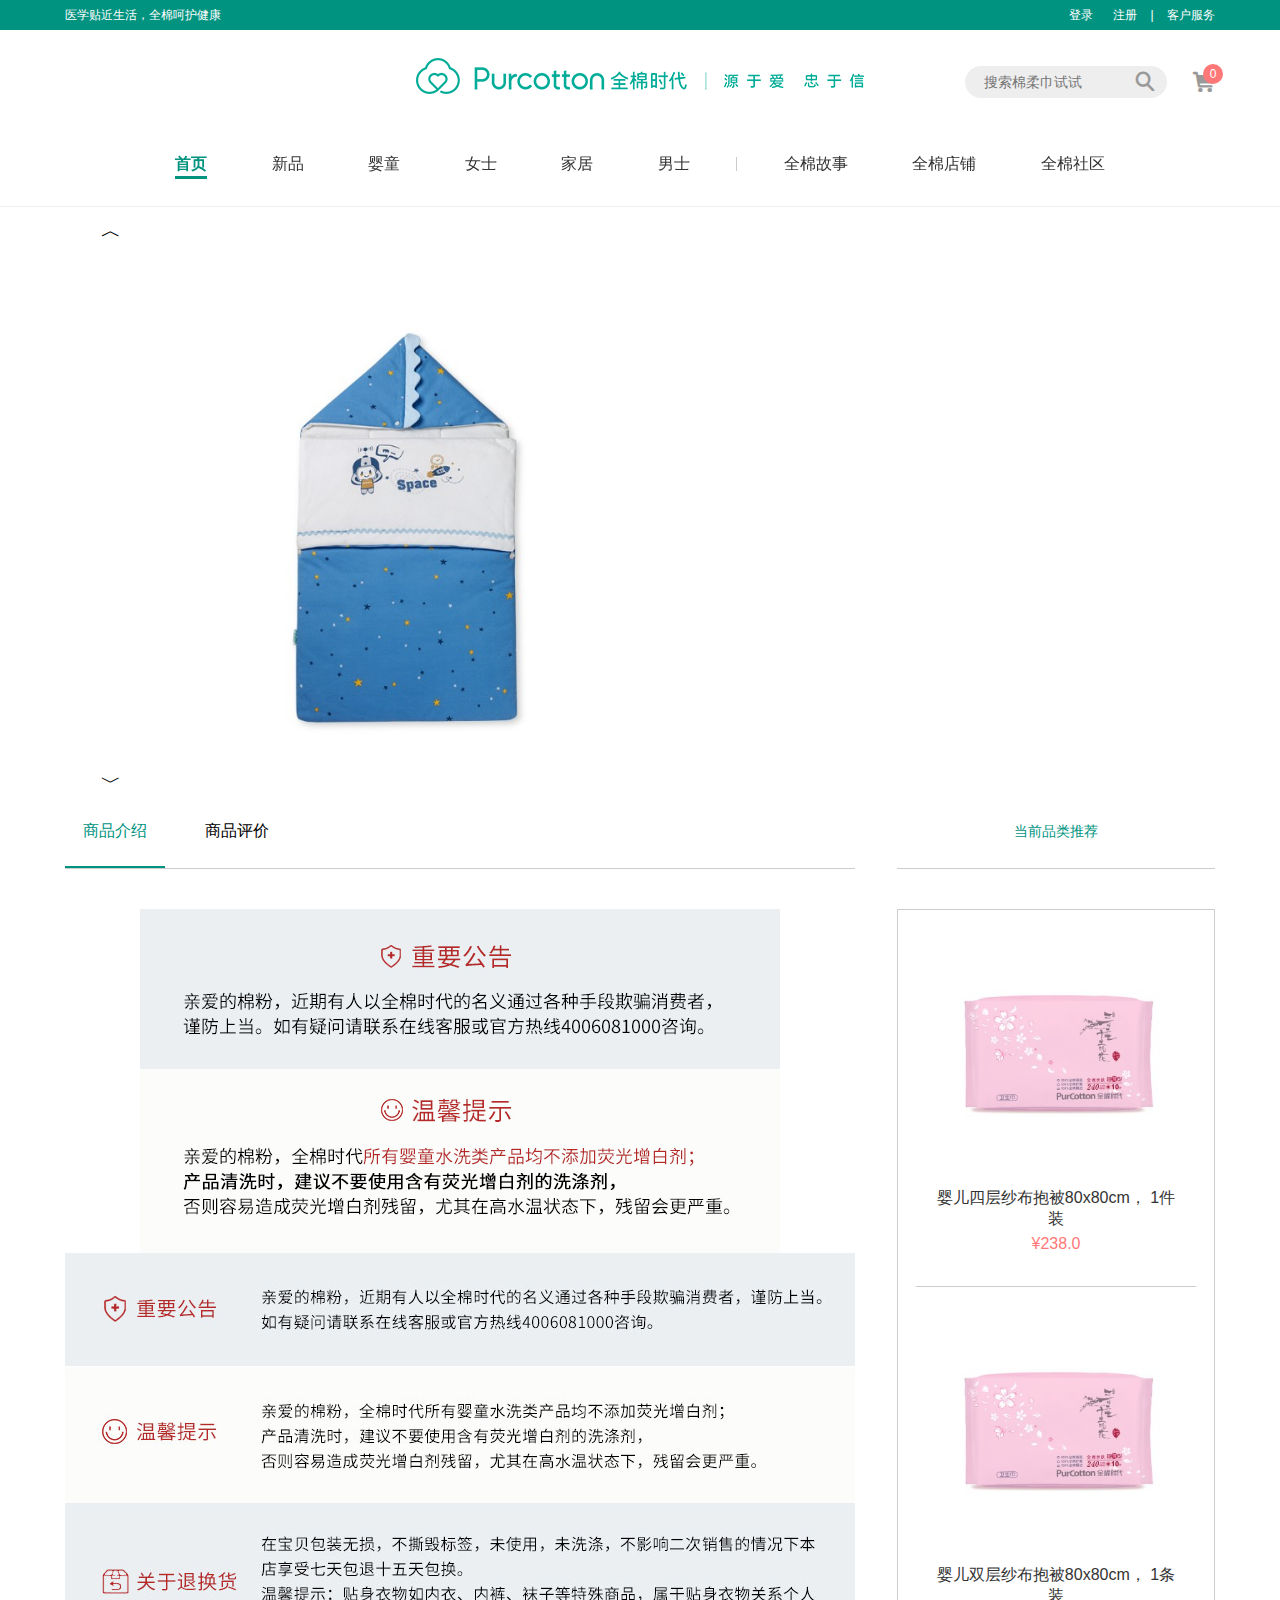
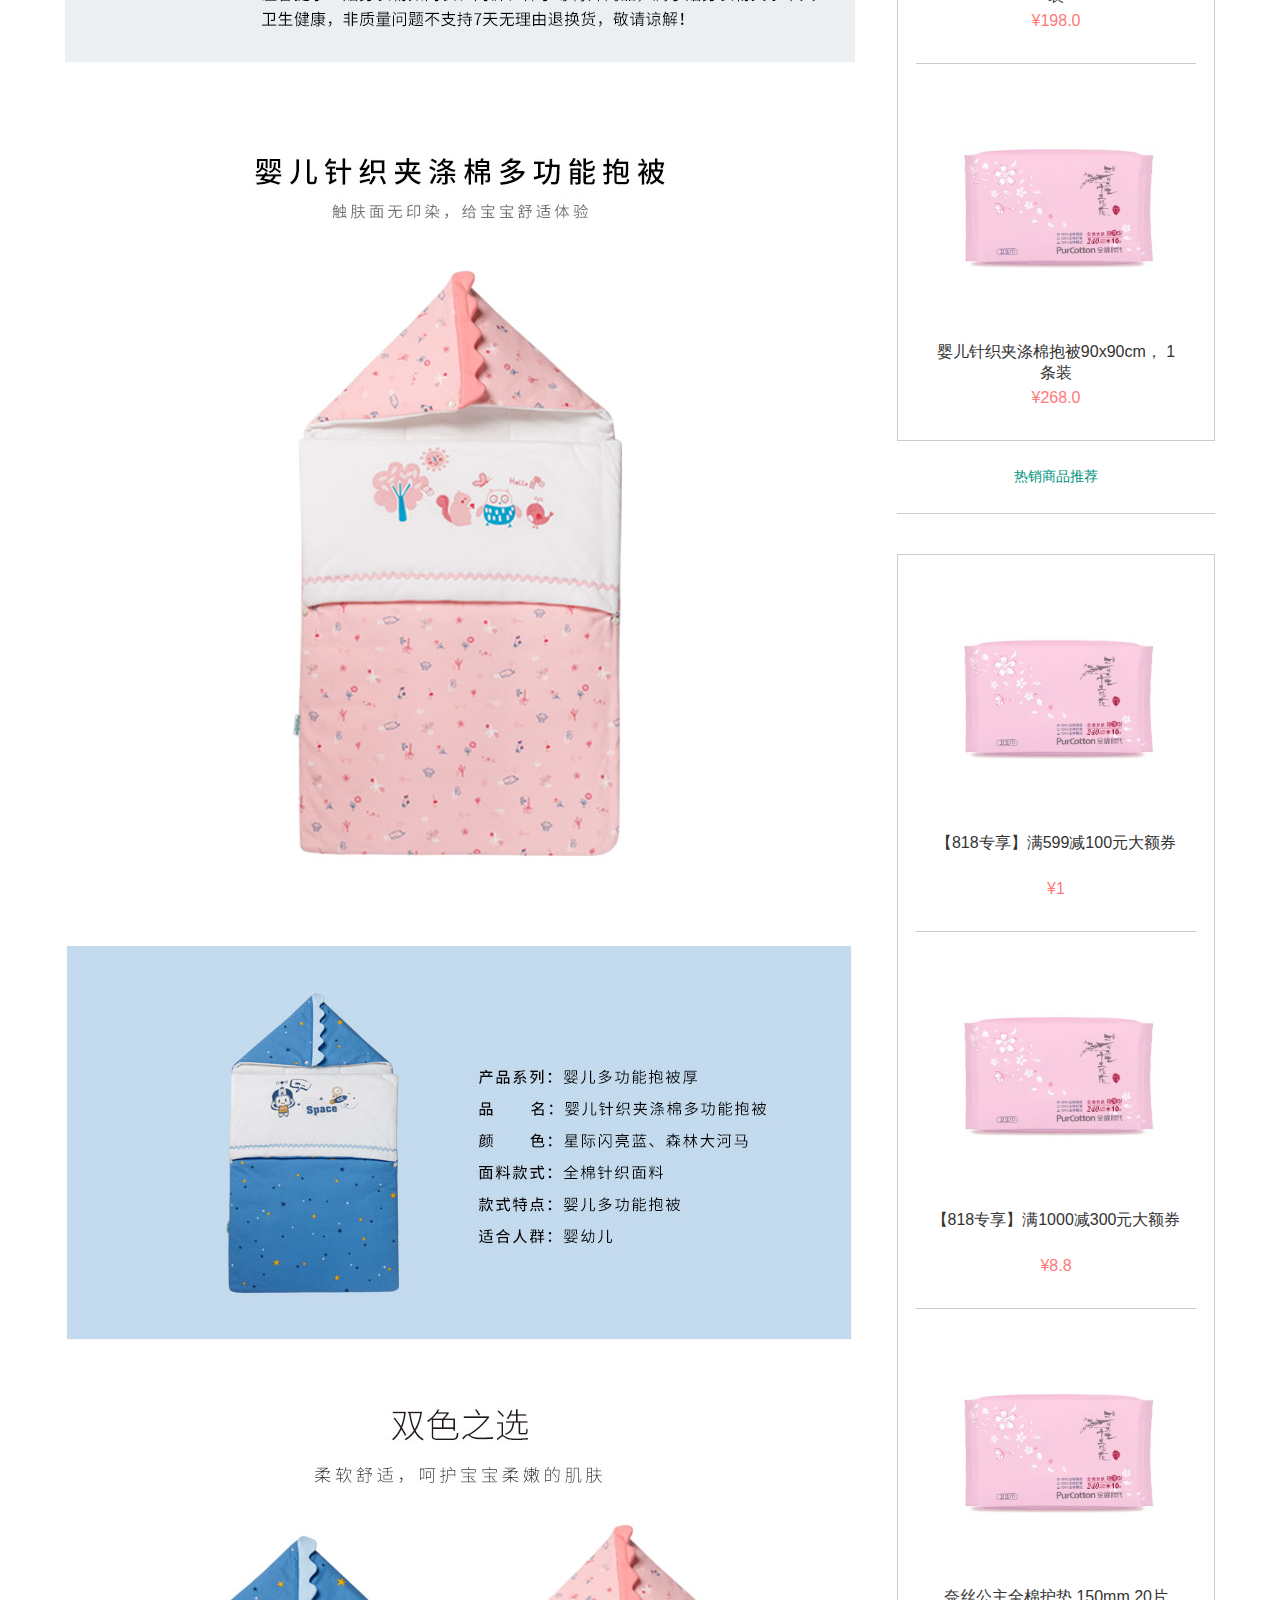
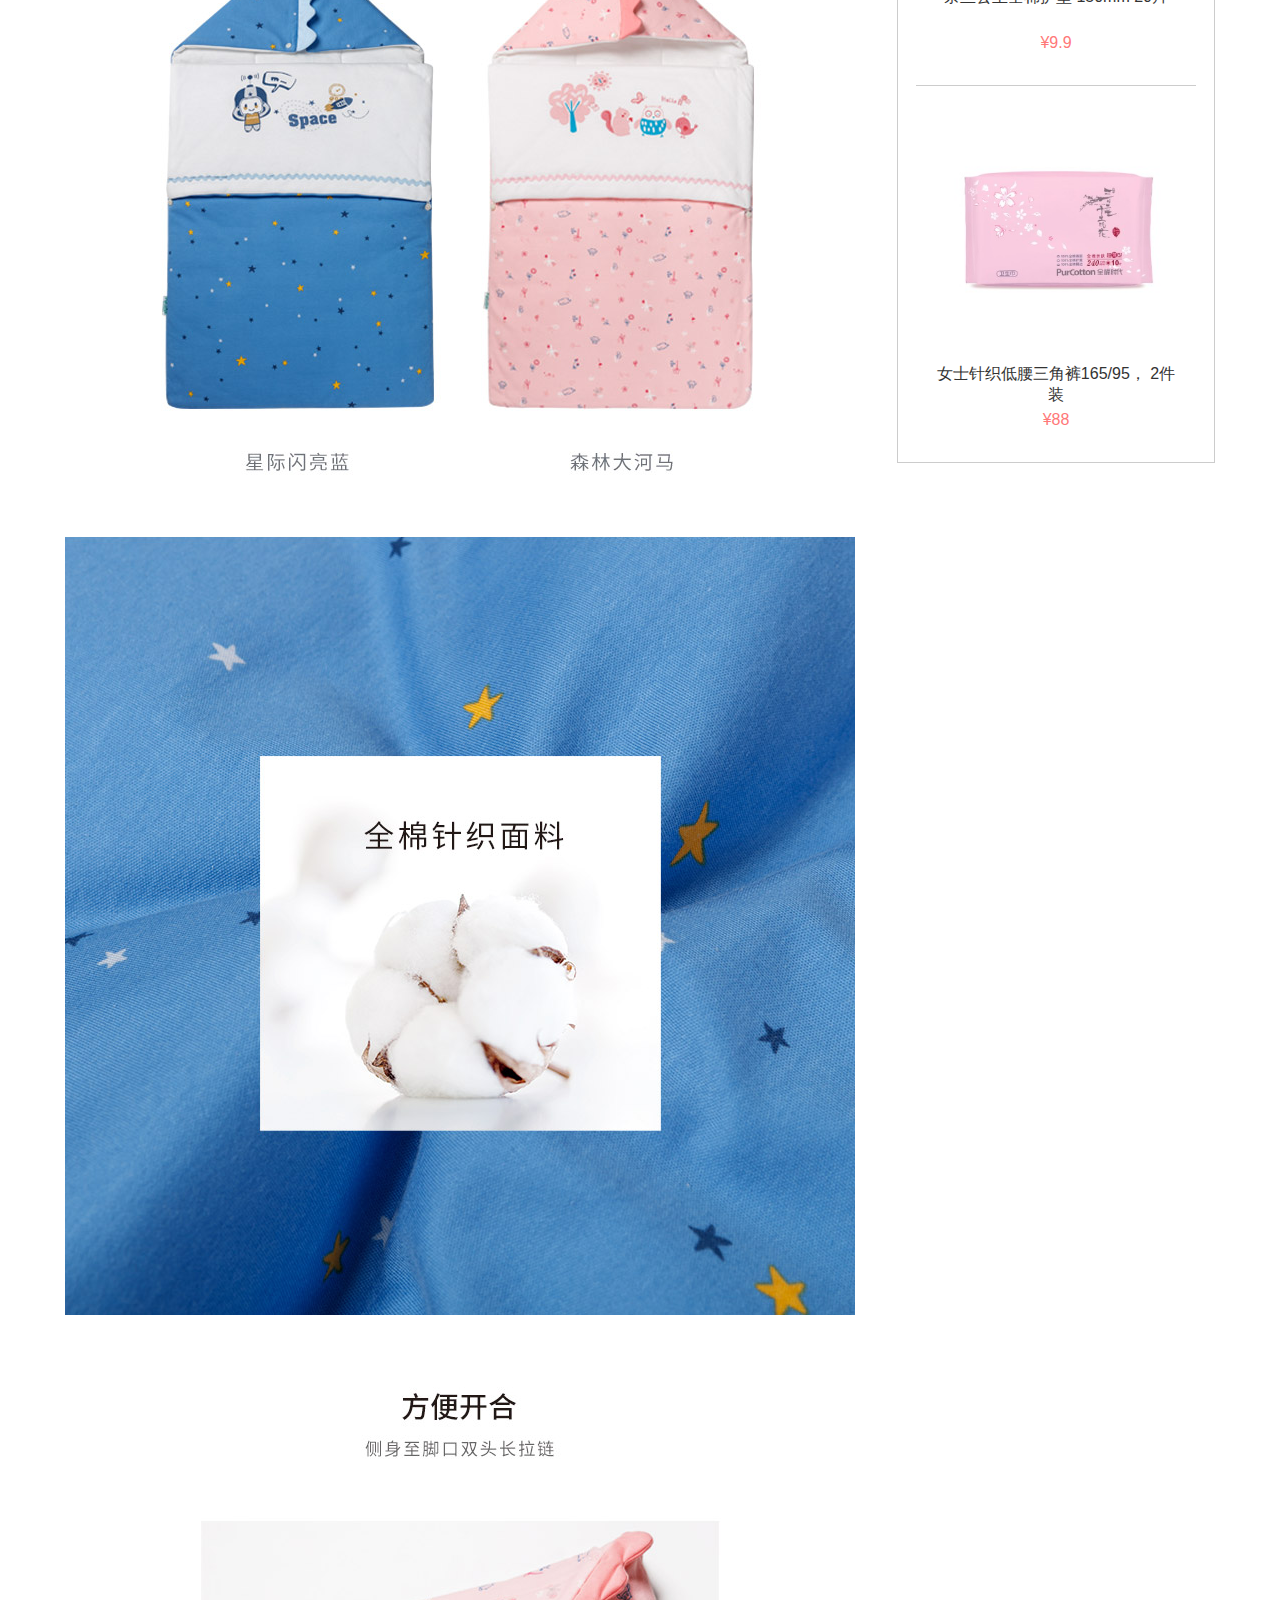
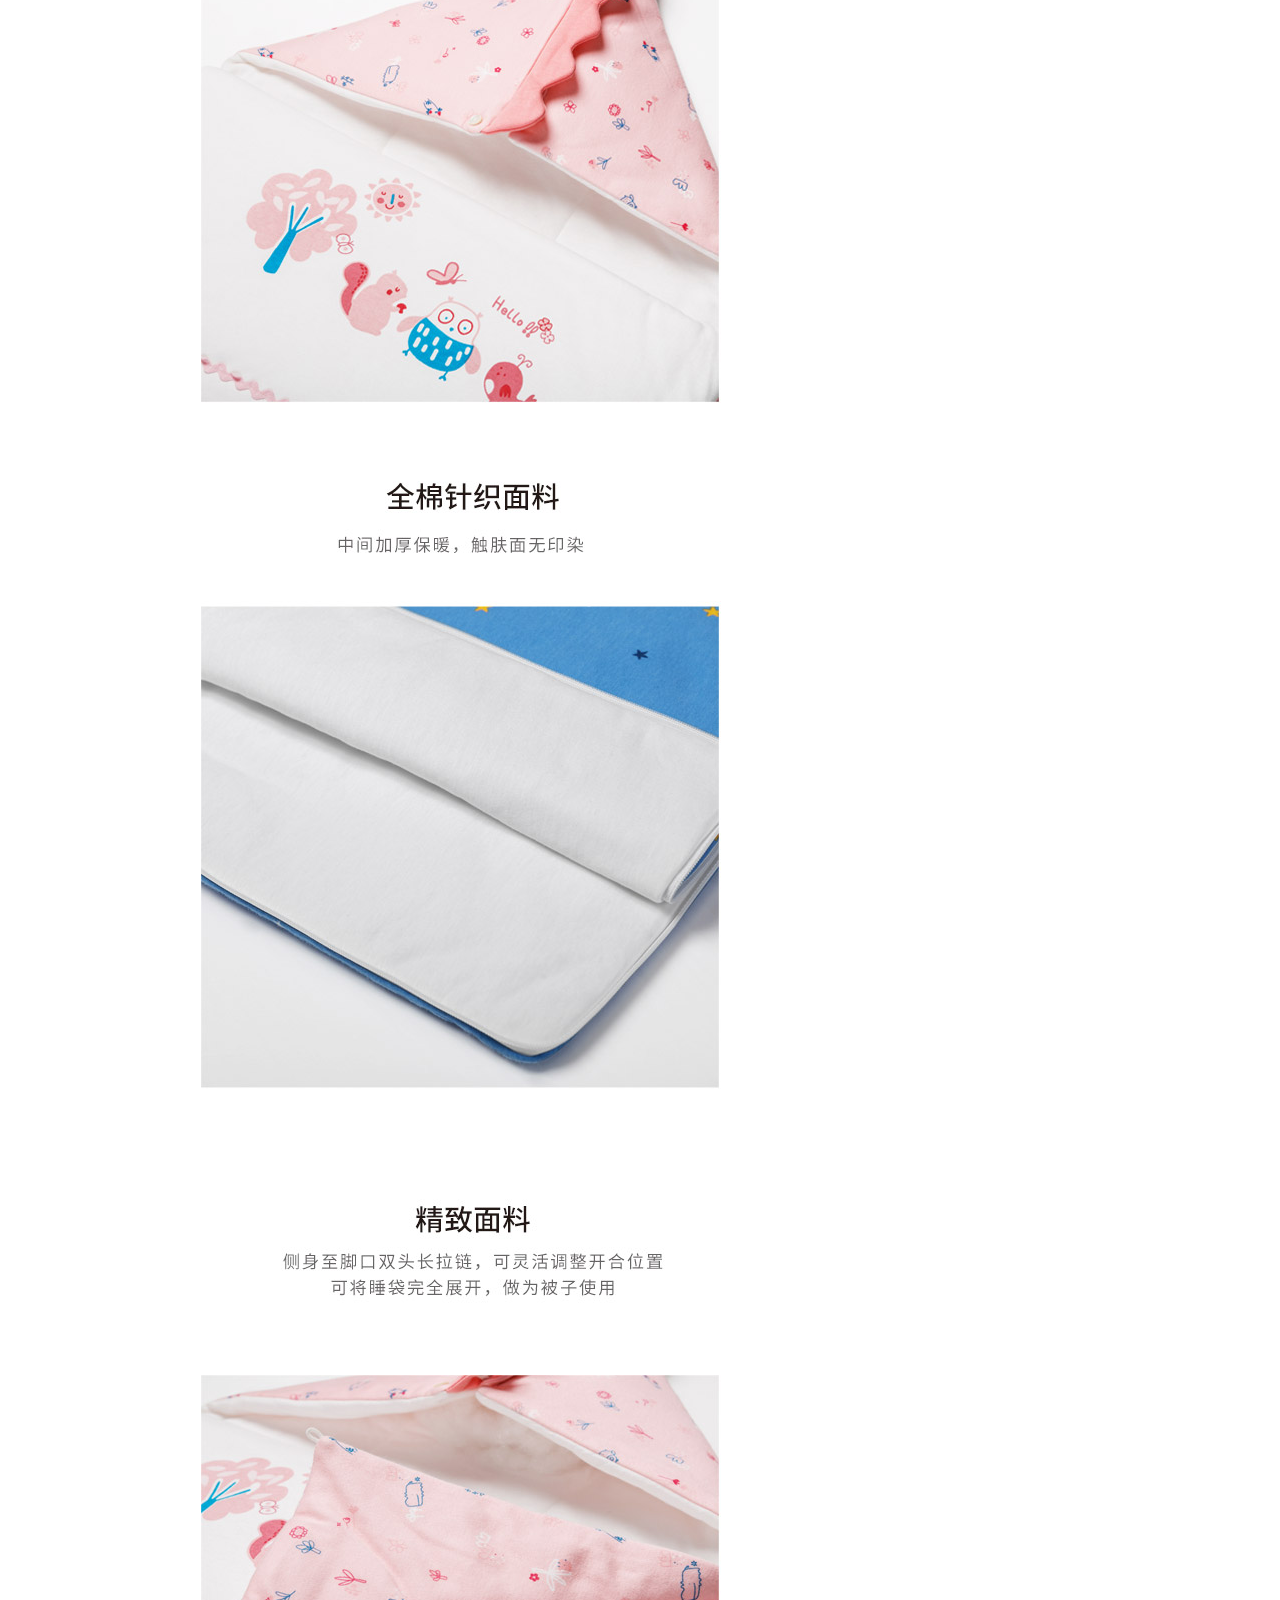
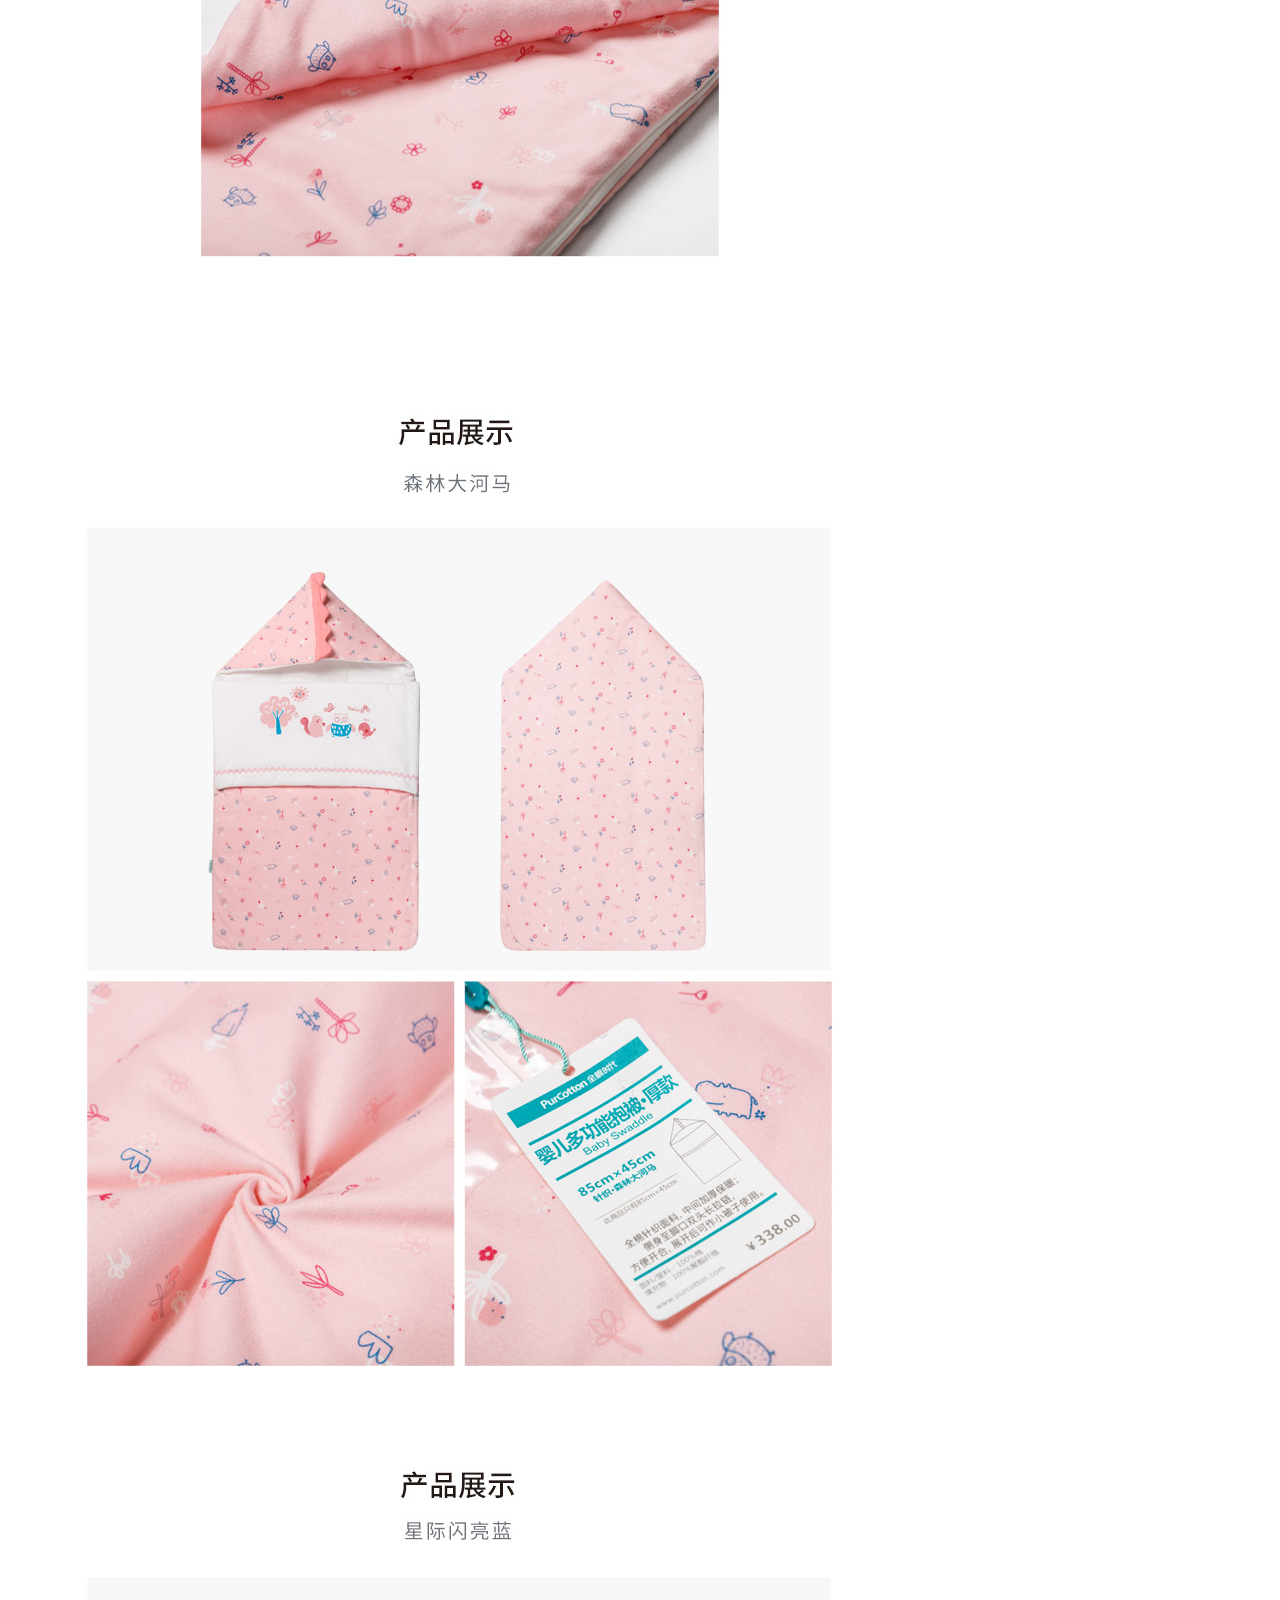
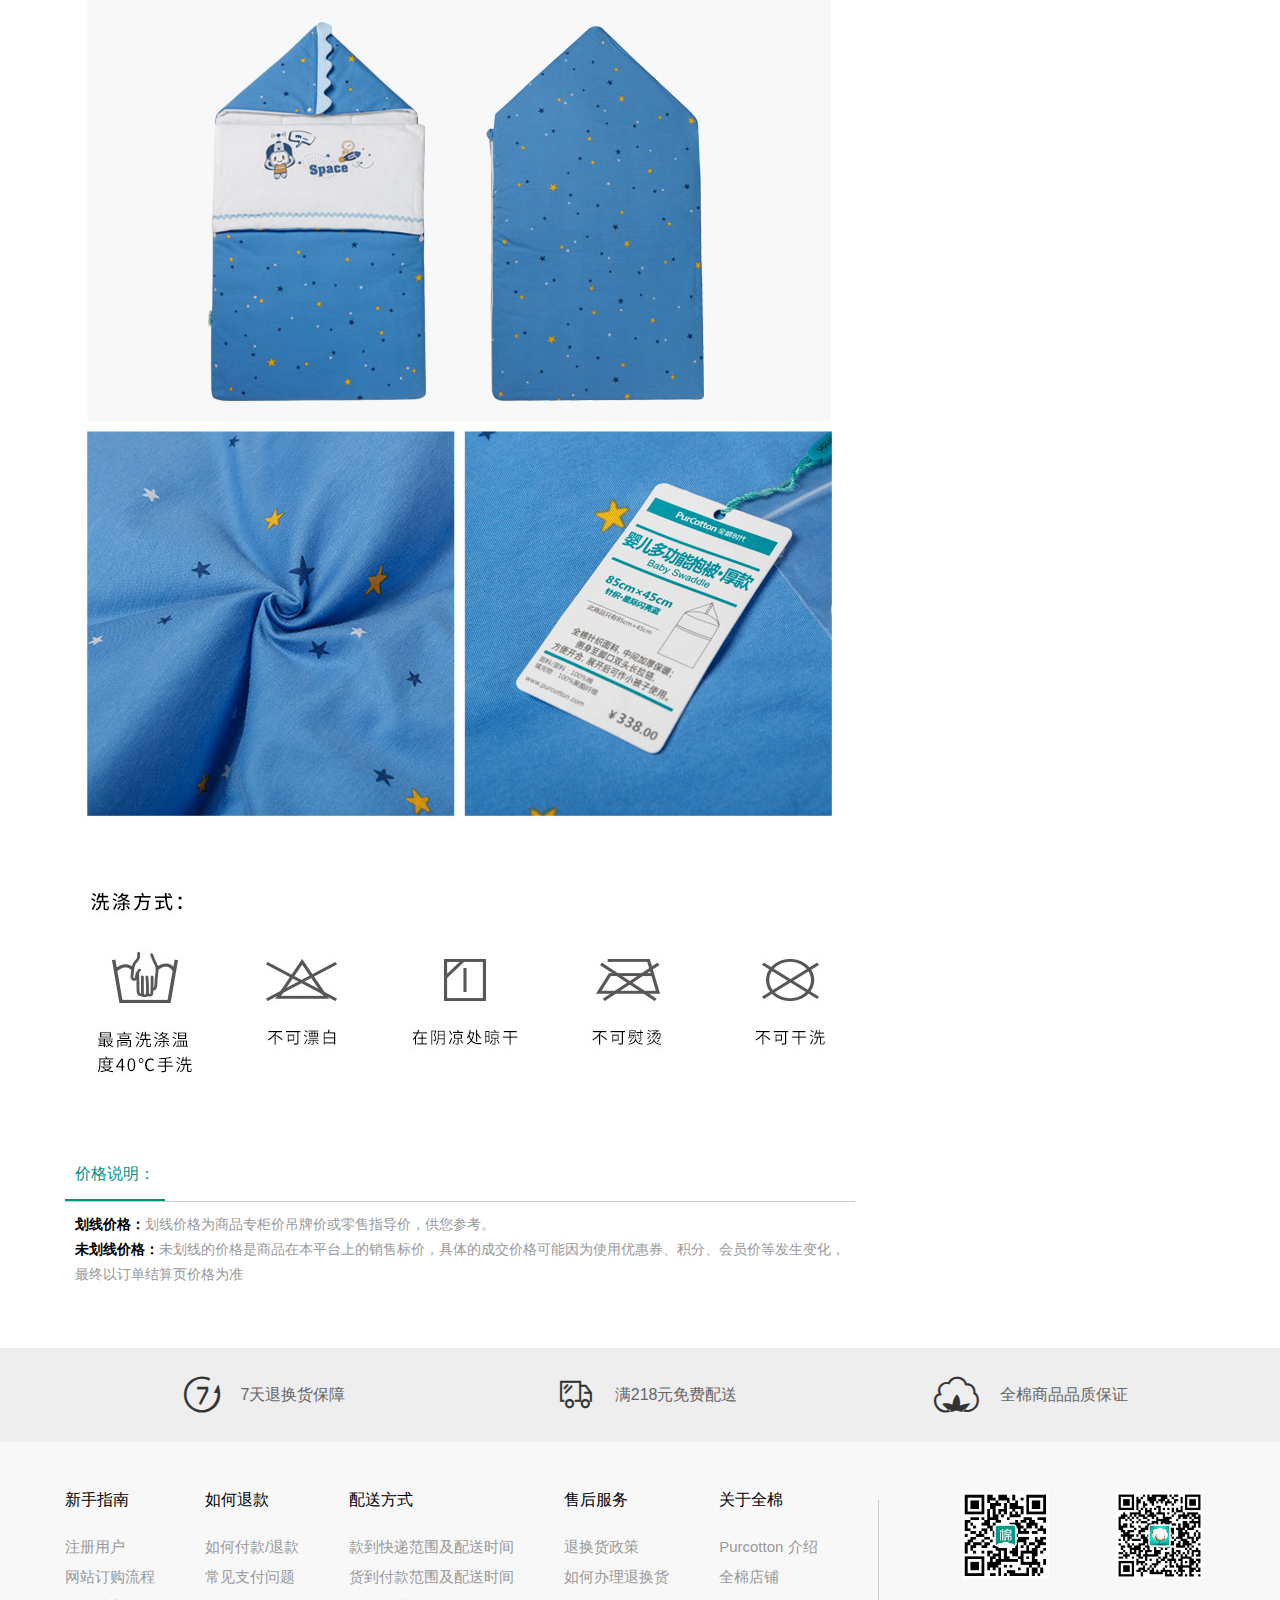
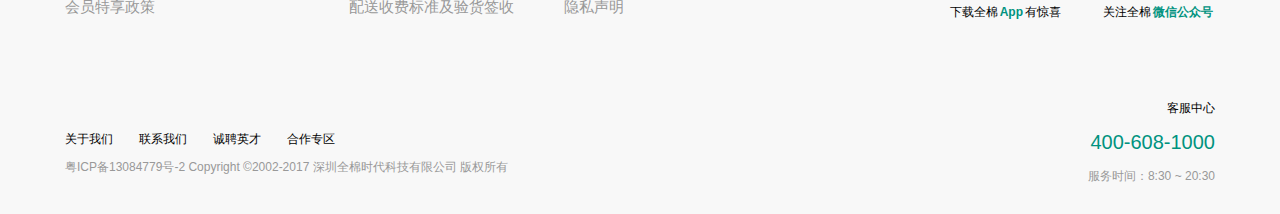
<file: public/details.html>
<!DOCTYPE html>
<html lang="en">
<head>
    <meta charset="UTF-8">
    <meta name="viewport" content="width=device-width, initial-scale=1.0">
    <meta http-equiv="X-UA-Compatible" content="ie=edge">
    <title>商品详情</title>
    <link rel="stylesheet" href="css/base.css">
	<link rel="stylesheet" href="css/details.css">
	<style>
		.price-description p:nth-child(1){
			color: #00937f;height: 50px;line-height: 50px;margin-bottom:2px;
		}
		.price-description .price-shuoming{
			display:block;width: 100px;text-align: center;border-bottom: 2px solid #00937f;
		}
		.price-description p:nth-child(2){
			padding-left:10px;line-height: 1.8;color:#999;padding-top:10px;border-top:1px solid #ccc;font-size: 14px;
		}
		.price-description p:nth-child(3){
			padding-left:10px;line-height: 1.8;color:#999;font-size: 14px;
		}
		.d-none{
			display: none;
		}
		#super-mask{
			width:500px;height:500px;position:absolute;z-index:201;
		}
		/*大遮罩层等于中图片的宽高*/
		/*小遮罩层样式*/
	</style>
</head>
<body>
<!-- 公共头部 -->
<header class="comm-header"></header>
<!-- 除头尾的内容部分 -->
<div class="content-body">
<!-- 商品详情 -->
<div class="detail-wrapper container">
<!-- 商品基本信息（放大镜等） -->
<div class="goods-basic clearfix" id="details">
	<div class="left left-pos">
		<div class="goods-magnifier clearfix">
			<div class="left">
				<div class="list-img-wrap">
					<div class="list-img">
						<ul class="show_pic" id="select_show">
		                    <!-- <li>
								<img  class="cur" 
								data-md="img/details/md/md_blue1.jpg" 
								data-lg="img/details/lg/lg_blue1.jpg"
								src="img/details/sm/sm_blue1.jpg">
							</li> -->
						   
						</ul>
					</div>
					<div class="button-wrap">
						<div class="button prev">︿</div>
						<div class="button next">﹀</div>
					</div>
				</div>
			</div>
			<div class="right" id="right">
				<div class="big-img">
					<img src="img/details/md/md_blue1.jpg" alt="">
				</div>
				<span id="mask" class="d-none"></span>
				<div id="super-mask"></div>
				
					<div class="d-none" id="lgDiv">
						<img src="img/details/lg/lg_blue1.jpg">
					</div>
				</div>
		</div>
	</div>
	<div class="right">
		<div class="goods-msg">
		</div>
	</div>
</div>

			<!-- 商品详细信息 -->
			<div class="goods-detail clearfix">
<div class="left">
	<div class="tab-nav">
		<ul class="tab-item clearfix">
			<li class="item active">商品介绍</li>
			<li class="item">商品评价</li>
		</ul>
		<div class="tab-content">
			<div class="content">
				<div class="script-append">
                    
                    <div>
                        <img class="goods-notice" style="vertical-align:middle;" src="img/details/goods-notice-m.jpg">
                    </div>
                    <div>
                        <img class="goods-notice" style="vertical-align:middle;" src="img/details/goods-notice-pc.jpg">
                    </div>
				</div>
				<!-- mc上传商品的具体信息 -->
				<div class="upload">
					<p>
                        <img alt="" src="img/details/564028D8F7F86A75B84D29CBA76CBBEC.jpg">
                        <img alt="" src="img/details/99F71A1C52E170F598EBC070E50A777F.jpg">
                        <img alt="" src="img/details/0A24149E8307BFB324B6E6A75F6435CB.jpg">
                        <img alt="" src="img/details/23CB6AA682E46E0EC9102A830A033838.jpg">
                        <img alt="" src="img/details/65D5A95BF1CEE40E9B41FE1DFE91616B.jpg">
                        <img alt="" src="img/details/AB6C4A2A200E3480D7FFE4DB62589A35.jpg">
                        <img alt="" src="img/details/55FAA839E25293D3923D90F5251CF1BC.jpg">
                        <img alt="" src="img/details/FD94BEBD890A25942C6B5AFFB1A3DDD4.jpg">
                        <img alt="" src="img/details/B022049E958CE9F1225159B784A34385.jpg">

                    </p>

				</div>
			</div>
			<div class="content hide">
				<!-- 评价 -->
				<div class="evaluate" id="pageComentdlNew">
					
			    <dl class="clearfix"> 
					<dt> 
						<div class="head">
							<img src="img/details/to1.jpg">
						</div>
						<div class="name">季**维</div>
					</dt>
					<dd>
						<div class="star clearfix">
							<div class="left clearfix">
								<span class="word left">评分：</span>
								<i class="star5"></i>
							</div>
							<div class="right">
								<span class="word">2018-01-24 10:54:34</span>
							</div>
						</div>
						<div class="content">
							<span class="word">评价内容：</span>
							<span>昨天收到货的，质量不错，主要是用起来放心，设计上唯一有一点不足的，就是拉链拉开后抱被无法全部展开，这是个小缺陷，以后可以改进设计，其余都不错</span>
						</div>
						<div class="reply">
							<span class="word green">全棉回复：</span>
							<span>您好，感谢您对我们全棉时代的支持与喜爱！我们的商品是棉原料制作的，在医学环境下生产，层层监控，卫生舒适，您可以放心使用哈。您的鼓励是我们的动力。祝您生活愉快！</span>
						</div>
					</dd>
				</dl>
			</div>
			    
			    <div class="paging" id="pageComentNew">
				
			<a href="javascript:;" class="cur">1</a></div>
			</div>
		</div>
	</div>
	
	<div class="price-description">
		<p><span class="price-shuoming">价格说明：</span></p>
		<p><b style="color:#000;">划线价格：</b>划线价格为商品专柜价吊牌价或零售指导价，供您参考。</p>
		<p><b style="color:#000;">未划线价格：</b>未划线的价格是商品在本平台上的销售标价，具体的成交价格可能因为使用优惠券、积分、会员价等发生变化，最终以订单结算页价格为准</p>
	</div>
</div><div class="right">
	<div class="detail-recommend">
		<div class="title">
			<p class="content">当前品类推荐</p>
		</div>
		<!-- 推荐商品列表 -->
		<div class="list-comm clearfix">
                      	<div class="item">
					<a href="#">
							<div class="good-img-wrap">
								<img class="good-img" src="img/details/17824B92900DEEF14C7E3BDF44772168.jpg_350x350.jpg">
							</div>
							<div class="good-name">
								<p class="content">婴儿四层纱布抱被80x80cm， 1件装</p>
							</div>
						<div class="good-price">
							<span class="discount-price">¥238.0</span>
						</div>
						<div class="bottom-tip hide">
							<p class="low-stocks">库存不足</p>
							<p class="time-discount hide">
								仅 <span>¥88.0</span> 限时优惠中 &gt;
							</p>
						</div>
					</a>
				</div>
            	<div class="item">
					<a href="#">
							<div class="good-img-wrap">
								<img class="good-img" src="img/details/17824B92900DEEF14C7E3BDF44772168.jpg_350x350.jpg">
							</div>
							<div class="good-name">
								<p class="content">婴儿双层纱布抱被80x80cm， 1条装</p>
							</div>
						<div class="good-price">
							<span class="discount-price">¥198.0</span>
						</div>
						<div class="bottom-tip hide">
							<p class="low-stocks">库存不足</p>
							<p class="time-discount hide">
								仅 <span>¥88.0</span> 限时优惠中 &gt;
							</p>
						</div>
					</a>
				</div>
            	<div class="item">
					<a href="#">
							<div class="good-img-wrap">
								<img class="good-img" src="img/details/17824B92900DEEF14C7E3BDF44772168.jpg_350x350.jpg">
							</div>
							<div class="good-name">
								<p class="content">婴儿针织夹涤棉抱被90x90cm， 1条装</p>
							</div>
						<div class="good-price">
							<span class="discount-price">¥268.0</span>
						</div>
						<div class="bottom-tip hide">
							<p class="low-stocks">库存不足</p>
							<p class="time-discount hide">
								仅 <span>¥88.0</span> 限时优惠中 &gt;
							</p>
						</div>
					</a>
				</div>
		</div>
		
		<div class="title">
			<p class="content">热销商品推荐</p>
		</div>
		<!-- 推荐商品列表 -->
		<div class="list-comm clearfix">
				<div class="item">
					<a href="#">
							<div class="good-img-wrap">
								<img class="good-img" src="img/details/17824B92900DEEF14C7E3BDF44772168.jpg_350x350.jpg">
							</div>
							<div class="good-name">
								<p class="content">【818专享】满599减100元大额券</p>
							</div>
						<div class="good-price">
							<span class="discount-price">¥1</span>
						</div>
						<div class="bottom-tip hide">
							<p class="low-stocks">库存不足</p>
							<p class="time-discount hide">
								仅 <span>¥88.0</span> 限时优惠中 &gt;
							</p>
						</div>
					</a>
				</div>
				<div class="item">
					<a href="#">
							<div class="good-img-wrap">
								<img class="good-img" src="img/details/17824B92900DEEF14C7E3BDF44772168.jpg_350x350.jpg">
							</div>
							<div class="good-name">
								<p class="content">【818专享】满1000减300元大额券</p>
							</div>
						<div class="good-price">
							<span class="discount-price">¥8.8</span>
						</div>
						<div class="bottom-tip hide">
							<p class="low-stocks">库存不足</p>
							<p class="time-discount hide">
								仅 <span>¥88.0</span> 限时优惠中 &gt;
							</p>
						</div>
					</a>
				</div>
				<div class="item">
					<a href="#">
							<div class="good-img-wrap">
								<img class="good-img" src="img/details/17824B92900DEEF14C7E3BDF44772168.jpg_350x350.jpg">
							</div>
							<div class="good-name">
								<p class="content">奈丝公主全棉护垫 150mm 20片</p>
							</div>
						<div class="good-price">
							<span class="discount-price">¥9.9</span>
						</div>
						<div class="bottom-tip hide">
							<p class="low-stocks">库存不足</p>
							<p class="time-discount hide">
								仅 <span>¥88.0</span> 限时优惠中 &gt;
							</p>
						</div>
					</a>
				</div>
				<div class="item">
					<a href="#">
							<div class="good-img-wrap">
								<img class="good-img" src="img/details/17824B92900DEEF14C7E3BDF44772168.jpg_350x350.jpg">
							</div>
							<div class="good-name">
								<p class="content">女士针织低腰三角裤165/95， 2件装</p>
							</div>
						<div class="good-price">
							<span class="discount-price">¥88</span>
						</div>
						<div class="bottom-tip hide">
							<p class="low-stocks">库存不足</p>
							<p class="time-discount hide">
								仅 <span>¥88.0</span> 限时优惠中 &gt;
							</p>
						</div>
					</a>
				</div>
		</div>
	</div>
</div>
			</div>
		</div>
	</div>

<!-- 公共底部 -->
<footer class="comm-footer"></footer>

<!-- 公共右侧侧边栏 -->
<div class="fixedtool">
		
        <div class="item">
            <a href="javascript:;">
                <i class="icon-img" style="background-image:url(img/erweima.png)"></i>
                <p class="tips">下载全棉<br>APP</p>
            </a>
            <div class="show-msg">
                <img src="img/ewm1.jpg" alt="">
            </div>
        </div>
        <div class="item">
            <a href="#">
                <i class="icon-img" style="background-image:url(img/kefu.png)"></i>
                <p class="tips">客服<br>中心</p>
            </a>
        </div>
        
        <div class="item to-top">
            <a href="javascript:window.scrollTo( 0, 0 );">
                <i class="icon-img">︿</i>
                <p class="tips">返回顶部</p>
            </a>
        </div>
</div>
<!--<script src="js/jquery-1.11.3.js"></script>-->
<script src="js/jquery-3.2.0.js"></script>
<script src="js/vue.js"></script>
<script src="js/base.js"></script>
<script src="js/header.js"></script>
<script src="js/footer.js"></script>
<script src="js/details.js"></script>
</body>

</html>
</file>
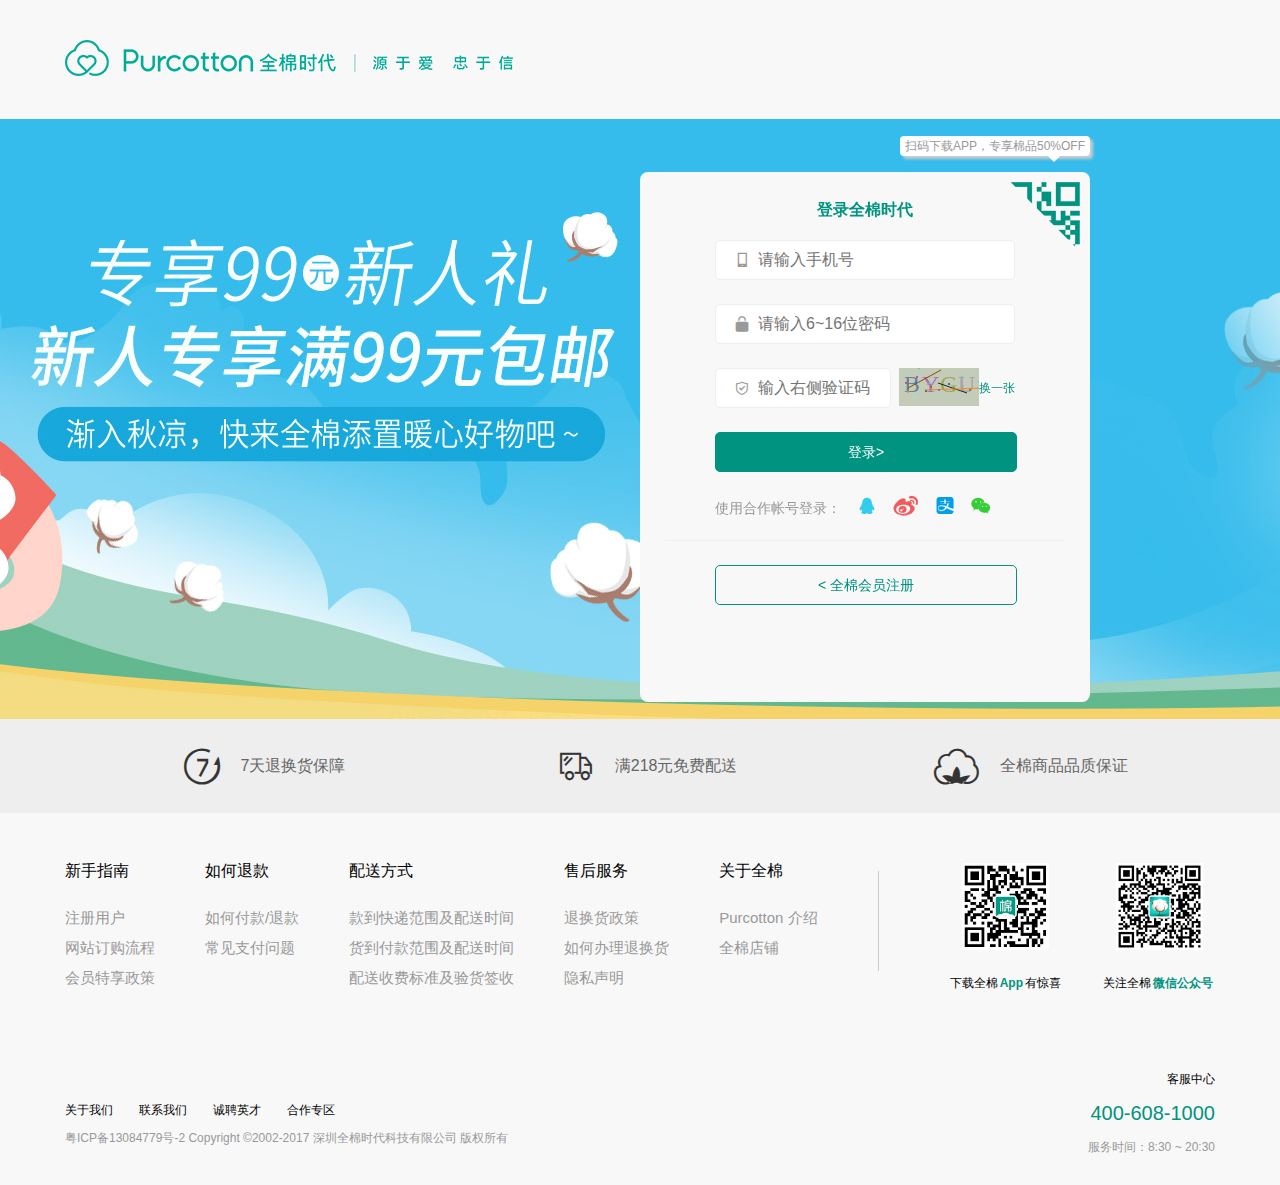
<file: public/login.html>
<!DOCTYPE html>
<html lang="en">
<head>
    <meta charset="UTF-8">
    <meta name="viewport" content="width=device-width, initial-scale=1.0">
    <meta http-equiv="X-UA-Compatible" content="ie=edge">
    <title>会员登录</title>
    <link rel="stylesheet" href="css/base.css">
	<link rel="stylesheet" href="css/register.css">
</head>
<body style="padding:0;">
    <!-- 简单头部 -->
	<div class="container clearfix" style="padding: 40px;">
            <div class="left">
                <a href="index.html" title="首页">
                    <img src="img/logo-1.png" height="36" width="448" alt="">
                </a>
            </div>
        </div>
    <!-- 除头尾的内容部分 -->
	<div class="content-body">
            <!-- 外框 -->
            <div class="pop-wrap">
                <!-- 登录框 -->
                <form>
                    <div class="login-wrap pop-item">
                        <div class="code-tips bounce">
                            <div class="triangle"></div>
                            <div class="content">
                                扫码下载APP，专享棉品50%OFF
                            </div>
                        </div>
                        <div class="show-code">
                            <div class="code-tip">
                                <a href="javascript:;">
                                    <img src="img/ewm.png" alt="">
                                </a>
                            </div>
                            <div class="code-back hide">
                                <a href="javascript:goBack();" class="btn">
                                    <span class="bold">&lt;</span> 返回
                                </a>
                            </div>
                        </div>
                        <div class="code-wrap clearfix hide">
                            <div class="width50 text-center">
                                <img src="img/ewm1.jpg" alt="" class="tips-img">
                                <p class="tips">
                                    下载全棉<span class="green bold">App</span>有惊喜
                                </p>
                            </div>
                            <div class="width50 text-center">
                                <img src="img/ewm2.jpg" alt="" class="tips-img">
                                <p class="tips">
                                    关注全棉<span class="green bold">微信公众号</span>
                                </p>
                            </div>						
                        </div>
                        <div class="form-wrap">
                            <div class="title">
                                登录全棉时代
                            </div>
                            <div class="item">
                                <div class="input-wrap clearfix">
                                    <i class="iconfont">&#xe503;</i>
                                    <input name="phone" id="loginPhone" class="input-box" type="text" placeholder="请输入手机号">
                                </div>
                                <div id="tishi"><span style="color:red;"></span></div>
                            </div>
                            <div class="item">
                                <div class="input-wrap clearfix">
                                    <i class="iconfont">&#xe611;</i>
                                    <input name="upwd" id="loginPwd" class="input-box" type="password" placeholder="请输入6~16位密码">
                                </div>
                                <div id="tishi"><span style="color:red;"></span></div>
                            </div>
                            <div class="item">
                                <div class="clearfix">
                                    <div class="input-wrap width58 left">
                                        <i class="iconfont">&#xe517;</i>
                                        <input id="imgCode2" name="imgCode2" class="input-box" type="text" placeholder="输入右侧验证码">
                                    </div>
                                    <div class="right clearfix" onclick="validation()">
                                        <div class="code-img left">
                                            <canvas id="c3" width="80" height="38">
                                            </canvas>
                                        </div>
                                        <a href="javascript:;" class="reload-code"  id="code">换一张</a>
                                    </div>
                                </div>
                            </div>
                            
                            <div class="item">
                                <input  id="login" value="登录&gt;" class="btn btn-green btn-sm width100">
                            </div>												
                            <div class="item other-login word">
                                使用合作帐号登录：
                                <a href="#"><i class="iconfont" style="color: #32cced;">&#xe648;</i></a>
                                <a href="#"><i class="iconfont" style="color: #f35959;">&#xe747;</i></a>
                                <a href="#"><i class="iconfont" style="color: #009fe7;">&#xe7ac;</i></a>
                                <a href="#"><i class="iconfont" style="color: #32CD32;">&#xe691;</i></a>
                            </div>
                            <p class="hr"></p>
                            <div class="item">
                                <a href="javascript:;" onclick="changeToRegister();" class="btn btn-trans btn-sm width100"><i>&lt;</i> 全棉会员注册</a>
                            </div>
                        </div>
                    </div>
                </form> 
            </div>
        </div>
	

    <!-- 公共底部 -->
    <footer class="comm-footer"></footer>

    <!-- 引入js -->
    <script src="js/jquery-1.11.3.js"></script>
    <script src="js/jquery-3.2.0.js"></script>
    <script src="js/base.js"></script>
    <script src="js/footer.js"></script>
    <script src="js/login.js"></script>
</body>
</html>
</file>
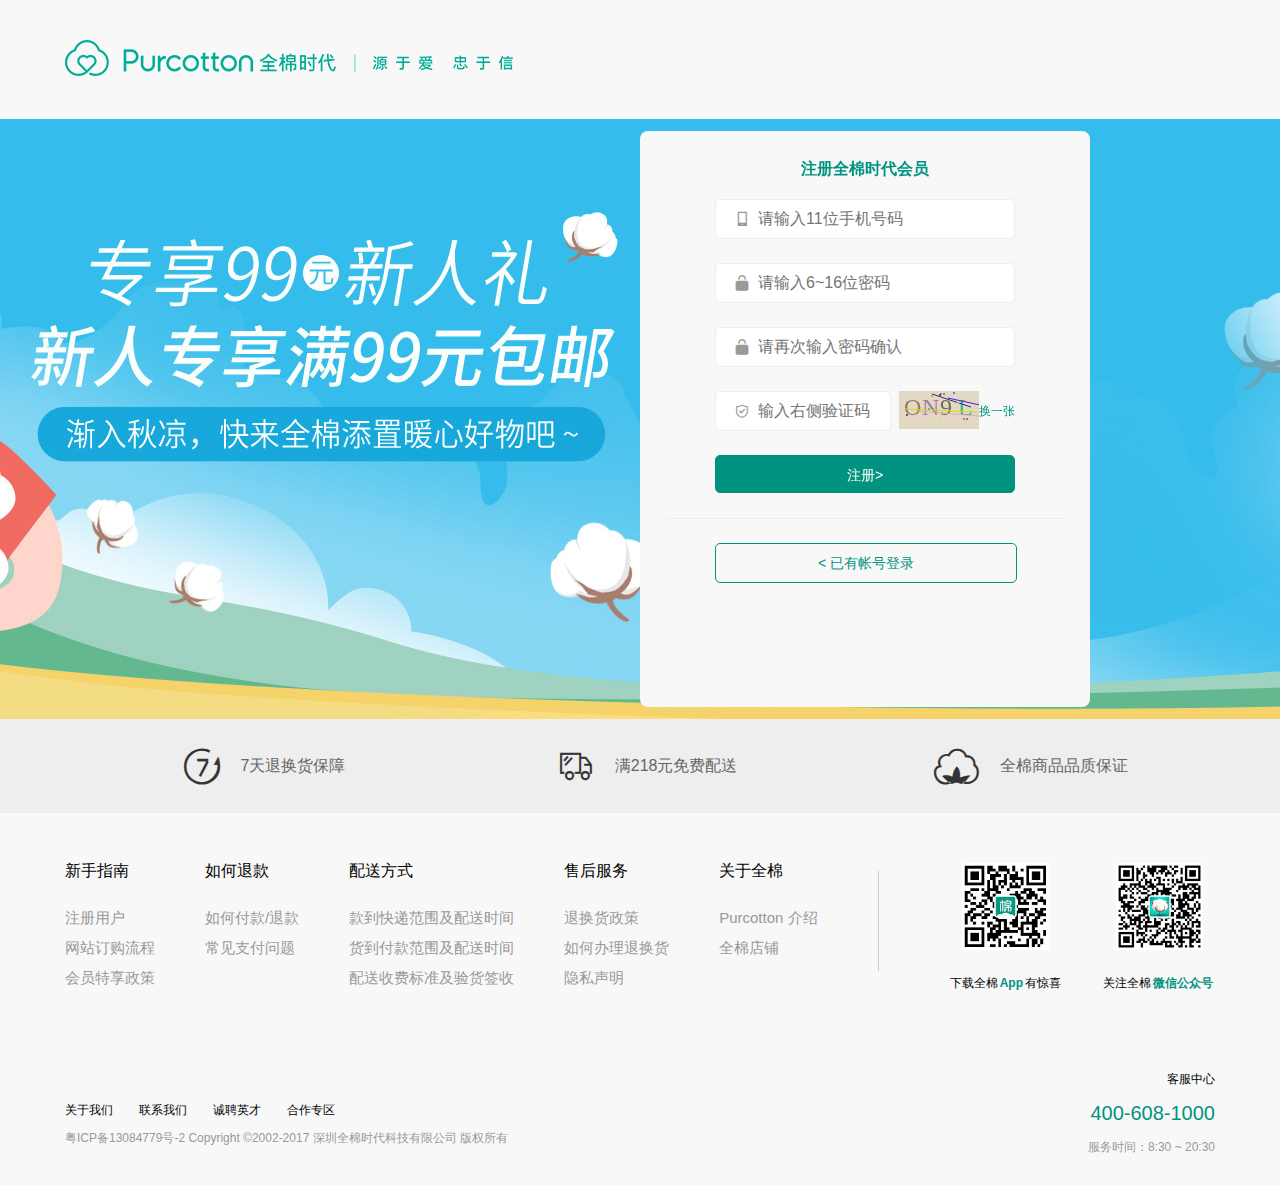
<file: public/register.html>
<!DOCTYPE html>
<html lang="en">
<head>
    <meta charset="UTF-8">
    <meta name="viewport" content="width=device-width, initial-scale=1.0">
    <meta http-equiv="X-UA-Compatible" content="ie=edge">
    <title>会员注册</title>
    <link rel="stylesheet" href="css/base.css">
	<link rel="stylesheet" href="css/register.css">
</head>
<body style="padding:0;">
    <!-- 简单头部 -->
	<div class="container clearfix" style="padding: 40px;">
            <div class="left">
                <a href="index.html" title="首页">
                    <img src="img/logo-1.png" height="36" width="448" alt="">
                </a>
            </div>
        </div>
    <!-- 除头尾的内容部分 -->
	<div class="content-body">
            <!-- 外框 -->
            <div class="pop-wrap">
                <!-- 注册框 -->
                <form id="register">
                    <div class="register-wrap pop-item">
                        <div class="form-wrap">
                            <div class="title">
                                注册全棉时代会员
                            </div>
                            <div class="item">
                                <div class="input-wrap clearfix">
                                    <i class="iconfont">&#xe503;</i>
                                    <input id="regPhone" name="phone" maxlength="11" class="input-box" type="text" placeholder="请输入11位手机号码">                                 
                                </div>
                                <div>
                                    <span style="color:red"></span>
                                </div>                                
                            </div>
                            <div class="item">
                                <div class="input-wrap clearfix">
                                    <i class="iconfont">&#xe611;</i>
                                    <input id="regPwd" name="upwd" class="input-box" type="password" placeholder="请输入6~16位密码" onblur="">
                                </div>
                                <div>
                                    <span style="color:red"></span>
                                </div>
                            </div>
                            <div class="item">
                                <div class="input-wrap clearfix">
                                    <i class="iconfont">&#xe611;</i>
                                    <input id="re_regPwd" class="input-box" type="password" placeholder="请再次输入密码确认">                               
                                </div>
                                <div>
                                    <span style="color:red"></span>
                                </div>
                                
                            </div>
                            <div class="item">
                                <div class="clearfix">
                                    <div class="input-wrap width58 left">
                                        <i class="iconfont">&#xe517;</i>
                                        <input id="imageCode" name="imageCode" class="input-box" type="text" placeholder="输入右侧验证码">
                                    </div>
                                    <div class="right clearfix">
                                        <div class="code-img left">
                                            <canvas id="c4" width="80" height="38">
                                            </canvas>
                                        </div>
                                        <a href="" class="reload-code">换一张</a>
                                    </div>
                                </div>
                            </div>
                    
                            <div class="item" id="submitBtn">
                                <input type="button" value="注册&gt;" class="btn btn-green btn-sm width100">
                            </div>
                            <p class="hr"></p>
                            <div class="item">
                                <a href="javascript:;" onclick="changeToLogin()" class="btn btn-trans btn-sm width100"><i>&lt;</i> 已有帐号登录</a>
                            </div>
                        </div>
                    </div>
                </form>
    
            </div>
        </div>  


    <!-- 公共底部 -->
    <footer class="comm-footer"></footer>


    <script src="js/jquery-1.11.3.js"></script>
    <script src="js/base.js"></script>
    <script src="js/footer.js"></script>
    <script src="js/register.js"></script>
</body>
</html>
</file>
<file: public/css/base.css>
@charset "utf-8";
html,body,input,button {
  font-family: "思源黑体 CN Light", "微软雅黑", "Helvetica Neue", Helvetica, Microsoft Yahei, Hiragino Sans GB, WenQuanYi Micro Hei, sans-serif;
  font-size: 16px;
}
html,body,p,h1,h2,h3,h4,h5,h6,ul,li,figure,figcaption,
input,textarea,button,thead,tbody,tr,td,select,
option {
  margin: 0;
  padding: 0;
  outline: none;
  vertical-align: baseline;
  background: transparent;
}
body {
  background: #fff;
  line-height: none;
}
table {
  border-collapse: collapse;
  border-spacing: 0px;
}
:focus {
  outline: 0;
}
ul,
ol {
  list-style: none;
}
dl,
dt,
dd {
  margin: 0;
  padding: 0;
}
img {
  border: none;
}
a {
  color: #000000;
  text-decoration: none;
  outline: none;
}
a:hover {
  text-decoration: none;
}
table {
  border-collapse: collapse;
  border-spacing: 0px;
}
input {
  outline-color: invert;
  outline-style: none;
  outline-width: 0px;
  border: none;
  border-style: none;
  text-shadow: none;
  outline-color: transparent;
  box-shadow: non;
}
button,
input,
textarea,
area {
  border: none;
  outline: none;
}
body {
  min-width: 1150px;
  line-height: 1;
}

@keyframes bounce {
  0%,
  100%,
  20%,
  50%,
  80% {
    -webkit-transform: translateY(0);
    -ms-transform: translateY(0);
    transform: translateY(0);
  }
  40% {
    -webkit-transform: translateY(-8px);
    -ms-transform: translateY(-8px);
    transform: translateY(-8px);
  }
  60% {
    -webkit-transform: translateY(-6px);
    -ms-transform: translateY(-6px);
    transform: translateY(-6px);
  }
}
.bounce {
  -webkit-animation: 1.6s linear 0s normal none infinite running bounce;
  -moz-animation: 1.6s linear 0s normal none infinite running bounce;
  -ms-animation: 1.6s linear 0s normal none infinite running bounce;
  -o-animation: 1.6s linear 0s normal none infinite running bounce;
  animation: 1.6s linear 0s normal none infinite running bounce;
}

body {
  min-width: 1150px;
  padding-top: 206px;
  background: #f8f8f8;
}
i {
  font-style: normal;
}


.bold {
  font-weight: bold;
}
.arrow {
  font-family: '宋体';
}
.clearfix {
  zoom: 1;
}
.clearfix:after {
  content: "";
  display: block;
  clear: both;
}
.left {
  float: left;
}
.right {
  float: right;
}
.fl {
  float: left;
}
.fr {
  float: right;
}
.width50 {
  width: 50%;
  float: left;
}
.width100 {
  width: 100%;
}
.textl {
  text-align: left;
}
.textr {
  text-align: right;
}
.textc {
  text-align: center;
}
.center-img img {
  display: block;
  margin: 0 auto;
}
.container {
  margin-left: auto;
  margin-right: auto;
  width: 1150px;
}
.container-fluid {
  width: 100%;
  margin-right: auto;
  margin-left: auto;
}
.full-wrap {
  position: relative;
  width: 100%;
  min-width: 1150px;
  overflow: hidden;
}
.full-wrap .full-content {
  position: absolute;
  top: 0;
  left: 50%;
  width: 1920px;
  margin-left: -960px;
}
.hide {
  display: none;
}
.show {
  display: block;
}
.disabled {
  cursor: no-drop !important;
}
.bg-green {
  background: #00937f;
}
.text-overflow {
  white-space: nowrap;
  text-overflow: ellipsis;
  overflow: hidden;
  -o-text-overflow: ellipsis;
}
.animate-lift {
  -webkit-transition: all 0.5s ease 0s;
  -moz-transition: all 0.5s ease 0s;
  -ms-transition: all 0.5s ease 0s;
  -o-transition: all 0.5s ease 0s;
  transition: all 0.5s ease 0s;
}
.animate-lift:hover {
  -webkit-transform: translate(-2px, -2px);
  -moz-transform: translate(-2px, -2px);
  -ms-transform: translate(-2px, -2px);
  -o-transform: translate(-2px, -2px);
  transform: translate(-2px, -2px);
  -webkit-box-shadow: 5px 5px 15px #afb0b4;
  -moz-box-shadow: 5px 5px 15px #afb0b4;
  -ms-box-shadow: 5px 5px 15px #afb0b4;
  -o-box-shadow: 5px 5px 15px #afb0b4;
  box-shadow: 5px 5px 15px #afb0b4;
}

.btn {
  display: inline-block;
  *display: inline;
  *zoom: 1;
  text-align: center;
  font-size: 16px;
  border-radius: 5px;
  cursor: pointer;
}
.btn-default {
  height: 50px;
  line-height: 50px;
  border: 1px solid transparent;
}
.btn-trans {
  background: transparent;
  color: #00937f !important;
  border: 1px solid #00937f;
}
.btn-green {
  color: #ffffff !important;
  background: #00937f;
  border: 1px solid #00937f;
}
.btn-gray {
  color: #ffffff !important;
  background: #999999;
  border: 1px solid #999999;
}
.btn-sm {
  height: 38px;
  line-height: 38px;
  font-size: 14px;
}
/* 公共头部 */
.comm-header .comm-top {
  height: 30px;
  line-height: 30px;
  font-size: 12px;
  color: #ffffff;
}
.comm-header .comm-top .link {
  margin-right: -10px;
}
.comm-header .comm-top .link a {
  margin: 0 10px;
  color: #ffffff;
}
.comm-header .top-bar {
  z-index: 188;
  position: fixed;
  top: 30px;
  left: 50%;
  width: 1920px;
  height: 176px;
  margin-left: -960px;
  border-bottom: 1px solid #eeeeee;
  background: #ffffff;
  -webkit-transition: margin-top 0.2s ease-in-out;
  -moz-transition: margin-top 0.2s ease-in-out;
  -ms-transition: margin-top 0.2s ease-in-out;
  -o-transition: margin-top 0.2s ease-in-out;
  transition: margin-top 0.2s ease-in-out;
}
.comm-header .logo-search {
  position: relative;
}
.comm-header .logo {
  width: 448px;
  height: 36px;
  margin: 0 auto;
  padding: 28px 0 2px;
}
.comm-header .logo2 {
  position: absolute;
  left: 0;
  top: 0;
  width: 160px;
  height: 80px;
  *height: 108px;
  overflow: hidden;
  opacity: 0;
  filter: alpha(opacity=0);
  -webkit-transform: translate(0, -100px);
  -moz-transform: translate(0, -100px);
  -ms-transform: translate(0, -100px);
  -o-transform: translate(0, -100px);
  transform: translate(0, -100px);
  -webkit-transition: all 0.4s ease-in-out 0.4s;
  -moz-transition: all 0.4s ease-in-out 0.4s;
  -ms-transition: all 0.4s ease-in-out 0.4s;
  -o-transition: all 0.4s ease-in-out 0.4s;
  transition: all 0.4s ease-in-out 0.4s;
}
.comm-header .logo2 .left-logo {
  margin-top: 28px;
  *padding-top: 24px;
}
.comm-header .logo-show {
  opacity: 1;
  filter: alpha(opacity=100);
  -webkit-transform: translate(0, 0);
  -moz-transform: translate(0, 0);
  -ms-transform: translate(0, 0);
  -o-transform: translate(0, 0);
  transform: translate(0, 0);
}
.comm-header .search-bar {
  z-index: 90;
  position: absolute;
  top: 36px;
  right: 0;
  width: 250px;
  -webkit-transition: top 0.8s ease-in-out;
  -moz-transition: top 0.8s ease-in-out;
  -ms-transition: top 0.8s ease-in-out;
  -o-transition: top 0.8s ease-in-out;
  transition: top 0.8s ease-in-out;
}
.comm-header .search-bar .search {
  position: relative;
  width: 200px;
  height: 30px;
  margin-right: 26px;
}
.comm-header .search-bar .search .search-text {
  height: 30px;
  width: 148px;
  padding: 0 34px 0 18px;
  line-height: 30px;
  background: #eeeeee;
  -webkit-border-radius: 20px;
  -moz-border-radius: 20px;
  -ms-border-radius: 20px;
  -o-border-radius: 20px;
  border-radius: 20px;
  color: #000000;
  font-size: 14px;
  border: 1px solid transparent;
}
.comm-header .search-bar .search .search-text:focus {
  border: 1px solid #cccccc;
}
.comm-header .search-bar .search .btn-search {
  position: absolute;
  right: 10px;
  top: 4px;
  width: 21px;
  height: 21px;
  font-size: 20px;
  color: #999999;
  cursor: pointer;
}
.comm-header .search-bar .search .btn-search:hover {
  color: #333333;
}
.comm-header .search-bar .shopping-cart {
  width: 23px;
  height: 23px;
  margin-top: 3px;
  color: #999999;
  font-size: 24px;
  /*background: url(../img/btn.png) -20px 0px no-repeat;*/
  cursor: pointer;
}
.comm-header .search-bar .shopping-cart:hover {
  color: #333333;
  /*background-position: -20px -19px;*/
}
.comm-header .comm-top-wrap {
  z-index: 189;
  position: fixed;
  top: 0;
  left: 50%;
  width: 1920px;
  margin-left: -960px;
  /* -webkit-transform: translateZ(0); */
}
.comm-header .nav-bar-wrap {
  z-index: 82;
  position: relative;
  height: 80px;
  line-height: 80px;
}
.comm-header .nav-bar {
  width: 1150px;
  margin-top: 28px;
  *padding-top: 28px;
  -webkit-transition: all 0.2s ease-in-out;
  -moz-transition: all 0.2s ease-in-out;
  -ms-transition: all 0.2s ease-in-out;
  -o-transition: all 0.2s ease-in-out;
  transition: all 0.2s ease-in-out;
}
/* 一级导航栏 */
.first-menu-wrap {
  text-align: center;
  -webkit-transition: all 0.2s ease-in-out;
  -moz-transition: all 0.2s ease-in-out;
  -ms-transition: all 0.2s ease-in-out;
  -o-transition: all 0.2s ease-in-out;
  transition: all 0.2s ease-in-out;
}
.first-menu-wrap .line {
  position: relative;
  display: inline-block;
  *display: none;
  width: 0;
  height: 14px;
  margin: 0 12px -2px;
  overflow: hidden;
  border-right: 1px solid #cccccc;
}
.first-menu-wrap > li {
  z-index: 91;
  position: relative;
  display: inline;
  margin: 0 30px;
  padding-bottom: 36px;
  -webkit-transition: margin 0.4s ease-in-out 0.3s;
  -moz-transition: margin 0.4s ease-in-out 0.3s;
  -ms-transition: margin 0.4s ease-in-out 0.3s;
  -o-transition: margin 0.4s ease-in-out 0.3s;
  transition: margin 0.4s ease-in-out 0.3s;
}
.first-menu-wrap > li:hover > a {
  color: #00937f;
}
.first-menu-wrap > li:hover .second-menu-wrap {
  display: block;
  *display: none;
  border: 1px solid #eeeeee;
}
.first-menu-wrap > li > a {
  padding: 4px 0;
  font-size: 16px;
  color: #333333;
}
.first-menu-wrap > li.active > a {
  color: #00937f;
}
.first-menu-wrap > li.cur > a {
  color: #00937f;
  font-weight: bold;
  border-bottom: 3px solid #00937f;
}
/* 二级导航栏 */
.second-menu-wrap {
  display: none;
  z-index: 81;
  position: fixed;
  left: 50%;
  top: none;
  width: 1920px;
  height: 60px;
  margin-top: 2px;
  margin-left: -960px;
  line-height: 60px;
  background: #ffffff;
  text-align: center;
}
.second-menu {
  font-size: 14px;
}
.second-menu a {
  margin: 0 16px;
  color: #666666;
}
.second-menu a:hover {
  color: #000000;
}
/* 公共底部 */
.comm-footer {
  padding: 50px 0 80px 0;
}
.comm-footer > .left {
  padding-right: 10px;
}
.comm-footer > .left > dl {
  float: left;
  margin-right: 50px;
}
.comm-footer > .left > dl > dt {
  line-height: 1;
  margin-bottom: 24px;
}
.comm-footer > .left > dl > dd {
  margin-left: 0;
  line-height: 30px;
  font-size: 15px;
}
.comm-footer > .left > dl > dd > a {
  color: #999999;
}
.comm-footer > .left > dl > dd > a:hover {
  text-decoration: underline;
}
.comm-footer > .right li {
  float: left;
  margin-left: 42px;
  text-align: center;
}
.comm-footer > .right li .ewm {
  width: 87px;
  height: 87px;
}
.comm-footer > .right li .tips {
  margin-top: 24px;
  font-size: 12px;
  color: #000000;
}
.comm-footer > .right li .tips > span {
  margin: 0 2px;
  color: #00937f;
  font-weight: bold;
}
.comm-footer > .hr {
  float: left;
  width: 0;
  height: 100px;
  margin-top: 8px;
  overflow: hidden;
  border-left: 1px solid #cccccc;
}
/*底部提示*/
.foot-tip {
  background: #eeeeee;
}
.foot-tip .item {
  float: left;
  width: 33.33%;
  height: 94px;
  line-height: 94px;
  text-align: center;
}

.foot-tip .tip-word {
  font-size: 16px;
  color: #666666;
}
.comm-footer-bottom {
  padding-bottom: 32px;
}
.comm-footer-bottom .more-link {
  padding: 28px 0 15px;
}
.comm-footer-bottom .more-link > li {
  float: left;
  margin-right: 26px;
}
.comm-footer-bottom .more-link > li > a {
  color: #000000;
  font-size: 12px;
}
.comm-footer-bottom .more-link > li > a:hover {
  text-decoration: underline;
}
.comm-footer-bottom .copyright {
  color: #999999;
  font-size: 12px;
}
.comm-footer-bottom .customer-services {
  text-align: right;
  line-height: 1;
}
.comm-footer-bottom .customer-services .title {
  font-size: 12px;
  color: #000000;
}
.comm-footer-bottom .customer-services .phone {
  font-size: 20px;
  color: #00937f;
  padding: 18px 0;
}
.comm-footer-bottom .customer-services .time {
  color: #999999;
  font-size: 12px;
}
/*除头尾的内容部分*/
.content-body {
  padding-bottom: 60px;
}
/*
产品列表
-- .list-comm：item容器
-- >.item：列表项
 */
.list-comm {
  margin-right: -10px;
}
.list-comm > .item {
  position: relative;
  float: left;
  width: 280px;
  height: 360px;
  margin-right: 10px;
  margin-bottom: 10px;
  background: #ffffff;
  -webkit-border-radius: 10px;
  -moz-border-radius: 10px;
  -ms-border-radius: 10px;
  -o-border-radius: 10px;
  border-radius: 10px;
  overflow: hidden;
}
.list-comm > .item:hover .good-img-wrap {
  -webkit-transform: scale(1.04, 1.04);
  -moz-transform: scale(1.04, 1.04);
  -ms-transform: scale(1.04, 1.04);
  -o-transform: scale(1.04, 1.04);
  transform: scale(1.04, 1.04);
}
.list-comm > .item:hover .bottom-tip {
  bottom: 0px;
}
.list-comm > .item .tag {
  z-index: 10;
  position: absolute;
  right: 10px;
  top: 10px;
  height: 24px;
  padding: 0 5px;
  line-height: 24px;
  text-align: center;
  font-size: 14px;
  color: #ffffff;
  background: #ff7878;
}
.list-comm > .item .good-img-wrap {
  width: 250px;
  height: 250px;
  margin: 12px auto;
  *padding-top: 12px;
  -webkit-transition: all 0.4s ease-in-out;
  -moz-transition: all 0.4s ease-in-out;
  -ms-transition: all 0.4s ease-in-out;
  -o-transition: all 0.4s ease-in-out;
  transition: all 0.4s ease-in-out;
  zoom: 1;
  -webkit-border-radius: 8px;
  -moz-border-radius: 8px;
  -ms-border-radius: 8px;
  -o-border-radius: 8px;
  border-radius: 8px;
  overflow: hidden;
}
.list-comm > .item .good-img {
  width: 250px;
  height: 250px;
}
.list-comm > .item .good-name {
  position: absolute;
  left: 0;
  right: 0;
  top: 278px;
  height: 40px;
  font-size: 16px;
  text-align: center;
  color: #333333;
  line-height: 1.3;
  overflow: hidden;
}
.list-comm > .item .good-name .content {
  position: absolute;
  top: 0;
  left: 0;
  right: 0;
  padding: 0 14px;
}
.list-comm > .item .good-price {
  margin-top: 64px;
  font-size: 16px;
  text-align: center;
}
.list-comm > .item .good-price span {
  margin: 0 6px;
}
.list-comm > .item .discount-price {
  color: #ff7878;
}
.list-comm > .item .original-price {
  text-decoration: line-through;
  color: #999999;
}
.list-comm > .item .bottom-tip {
  position: absolute;
  left: 0;
  right: 0;
  bottom: -32px;
  height: 32px;
  line-height: 32px;
  color: #ffffff;
  font-size: 16px;
  text-align: center;
  -webkit-border-radius: 0 0 10px 10px;
  -moz-border-radius: 0 0 10px 10px;
  -ms-border-radius: 0 0 10px 10px;
  -o-border-radius: 0 0 10px 10px;
  border-radius: 0 0 10px 10px;
  -webkit-transition: all 0.14s ease-in-out;
  -moz-transition: all 0.14s ease-in-out;
  -ms-transition: all 0.14s ease-in-out;
  -o-transition: all 0.14s ease-in-out;
  transition: all 0.14s ease-in-out;
  overflow: hidden;
}
.list-comm > .item .bottom-tip-show {
  bottom: 0px;
}
.list-comm > .item .low-stocks {
  background: #999999;
}
.list-comm > .item .time-discount {
  background: #ff7878;
}
/*轮播按钮*/
.top-right-button.slide-button-wrap {
  position: absolute;
  right: 10px;
  top: 16px;
  width: 68px;
}
.top-right-button.slide-button-wrap > .slide-button {
  width: 33px;
  height: 25px;
  line-height: 26px;
  text-align: center;
  font-family: '宋体';
  font-size: 20px;
  font-weight: bold;
  color: #ffffff;
  background: #cccccc;
  cursor: pointer;
}
.top-right-button.slide-button-wrap > .slide-button.prev {
  -webkit-border-radius: 20px 0 0 20px;
  -moz-border-radius: 20px 0 0 20px;
  -ms-border-radius: 20px 0 0 20px;
  -o-border-radius: 20px 0 0 20px;
  border-radius: 20px 0 0 20px;
  border-right: 1px solid #ffffff;
}
.top-right-button.slide-button-wrap > .slide-button.next {
  -webkit-border-radius: 0 20px 20px 0;
  -moz-border-radius: 0 20px 20px 0;
  -ms-border-radius: 0 20px 20px 0;
  -o-border-radius: 0 20px 20px 0;
  border-radius: 0 20px 20px 0;
}
/* 热卖商品外框 */
.hot-recommend-wrap > .left {
  width: 160px;
  height: 310px;
  background: #dceef4;
  -webkit-border-radius: 10px 0 0 10px;
  -moz-border-radius: 10px 0 0 10px;
  -ms-border-radius: 10px 0 0 10px;
  -o-border-radius: 10px 0 0 10px;
  border-radius: 10px 0 0 10px;
}
.hot-recommend-wrap > .right {
  width: 990px;
  height: 310px;
  background: #ffffff;
  -webkit-border-radius: 0 10px 10px 0;
  -moz-border-radius: 0 10px 10px 0;
  -ms-border-radius: 0 10px 10px 0;
  -o-border-radius: 0 10px 10px 0;
  border-radius: 0 10px 10px 0;
}
.hot-recommend-wrap .left-recommend-title {
  position: relative;
  color: #69b7db;
  text-align: center;
}
.hot-recommend-wrap .left-recommend-title .word {
  position: relative;
  z-index: 1;
}
.hot-recommend-wrap .left-recommend-title .title {
  padding-top: 40px;
  font-size: 25px;
}
.hot-recommend-wrap .left-recommend-title .hr {
  width: 70px;
  height: 0;
  margin: 20px auto;
  overflow: hidden;
  border-bottom: 1px solid #69b7db;
}
.hot-recommend-wrap .left-recommend-title .desc {
  font-size: 12px;
}
.hot-recommend-wrap .left-recommend-title .bg-img-wrap {
  z-index: 0;
  position: absolute;
  left: 0;
  top: 0;
  -webkit-border-radius: 10px 0 0 10px;
  -moz-border-radius: 10px 0 0 10px;
  -ms-border-radius: 10px 0 0 10px;
  -o-border-radius: 10px 0 0 10px;
  border-radius: 10px 0 0 10px;
  overflow: hidden;
}
.hot-recommend-wrap .left-recommend-title .bg-img-wrap > img {
  width: 160px;
  height: 310px;
}
/* 轮播公共设置 */
.zyslide-container {
  position: relative;
  overflow: hidden;
}
.zyslide-wrap {
  position: absolute;
  left: 0px;
  top: 0px;
}
.zyslide-wrap .zy-slide {
  float: left;
}
/* 热卖商品轮播 */
.recommend-slide {
  position: relative;
  width: 880px;
  height: 278px;
  margin: 0 auto;
}
.recommend-slide .zyslide-container {
  width: 880px;
  height: 278px;
}
.recommend-slide .zyslide-wrap {
  width: 8000px;
}
.recommend-slide .zy-slide {
  width: 220px;
}
.recommend-slide .zy-slide:hover .pro-img {
  -webkit-transform: scale(1.04, 1.04);
  -moz-transform: scale(1.04, 1.04);
  -ms-transform: scale(1.04, 1.04);
  -o-transform: scale(1.04, 1.04);
  transform: scale(1.04, 1.04);
}
.recommend-slide .tips {
  z-index: 8;
  position: absolute;
  top: 19px;
  right: 90px;
  font-size: 14px;
  color: #999999;
}
.recommend-slide .pro-img {
  width: 180px;
  height: 180px;
  margin: 0 auto;
  -webkit-transition: all 0.4s ease-in-out;
  -moz-transition: all 0.4s ease-in-out;
  -ms-transition: all 0.4s ease-in-out;
  -o-transition: all 0.4s ease-in-out;
  transition: all 0.4s ease-in-out;
}
.recommend-slide .pro-img > img {
  display: block;
  width: 180px;
  height: 180px;
}
.recommend-slide .good-name {
  position: relative;
  margin: 8px 0 6px;
  padding: 0 4px;
  font-size: 16px;
  color: #333333;
  height: 42px;
  text-align: center;
  overflow: hidden;
}
.recommend-slide .good-name .content {
  position: absolute;
  left: 0;
  right: 0;
  bottom: 0;
}
.recommend-slide .good-price {
  font-size: 16px;
  color: #ff7878;
  text-align: center;
}
.recommend-slide .good-price span {
  margin: 0 6px;
}
.recommend-slide .discount-price {
  color: #ff7878;
}
.recommend-slide .original-price {
  text-decoration: line-through;
  color: #999999;
}
/* 右侧单个的返回顶部按钮 */
.right-to-top {
  position: fixed;
  top: 86%;
  left: 50%;
  width: 80px;
  height: 60px;
  margin-left: 600px;
  color: #ffffff;
  font-size: 14px;
  font-weight: bold;
  text-align: center;
  line-height: 1.8;
  background: #00937f;
  cursor: pointer;
}
/* 分页 */
.paging {
  padding: 34px 0;
  text-align: center;
}
.paging > a,
.paging > span {
  margin: 0 10px;
  padding: 0 4px 6px;
  color: #999999;
}
.paging > a:hover,
.paging > span:hover {
  color: #00937f;
}
.paging > a.cur,
.paging > span.cur {
  font-weight: bold;
  color: #00937f;
  border-bottom: 2px solid #00937f;
}
.paging .prev,
.paging .next {
  color: #00937f;
}
.paging .go {
  font-family: '宋体';
  font-weight: bold;
}
/* 面包屑导航 */
.bread-nav {
  height: 72px;
  line-height: 72px;
  font-size: 14px;
}
.bread-nav > a {
  color: #666666;
}
.bread-nav > a.cur {
  color: #000000;
}
.bread-nav > span {
  color: #666666;
  margin: 0 4px;
}
/* 遮罩 */
.full-mask {
  position: fixed;
  left: 0;
  top: 0;
  width: 100%;
  height: 100%;
  background: #000000;
  opacity: 0.6;
  filter: alpha(opacity=60);
}
/* 弹框 */
.popup-box {
  z-index: 1010;
  position: fixed;
  left: 50%;
  top: 50%;
  width: 340px;
  /*height: @popup-h;*/
  margin-left: -170px;
  margin-top: -100px;
  font-size: 14px;
}
.popup-title {
  height: 40px;
  color: #ffffff;
  background: #00937f;
  padding: 0 16px;
  line-height: 40px;
  -webkit-border-radius: 6px 6px 0 0;
  -moz-border-radius: 6px 6px 0 0;
  -ms-border-radius: 6px 6px 0 0;
  -o-border-radius: 6px 6px 0 0;
  border-radius: 6px 6px 0 0;
  border: 1px solid transparent;
  border-bottom: none;
}
.popup-content {
  /*height: @popup-h - @popup-title-h;*/
  padding: 16px;
  line-height: 1.4;
  background: #ffffff;
  -webkit-border-radius: 0 0 6px 6px;
  -moz-border-radius: 0 0 6px 6px;
  -ms-border-radius: 0 0 6px 6px;
  -o-border-radius: 0 0 6px 6px;
  border-radius: 0 0 6px 6px;
  border: 1px solid transparent;
  border-top: none;
}
.popup-close {
  position: absolute;
  right: 8px;
  top: 6px;
  width: 20px;
  height: 20px;
  text-align: center;
  line-height: 20px;
  color: #ffffff;
  font-size: 20px;
  cursor: pointer;
  /*background: @fff;*/
}
.popup-btn {
  margin-top: 16px;
  text-align: right;
}
.popup-btn .btn {
  padding: 2px 10px;
  color: #ffffff;
  background: #00937f;
}
.popup-mask {
  z-index: 1009;
  position: fixed;
  left: 0;
  top: 0;
  width: 100%;
  height: 100%;
  background: #000000;
  opacity: 0.6;
  filter: alpha(opacity=60);
}
/* 登录注册弹出框 */
.login-popup .pop-item {
  z-index: 1001;
  position: fixed;
  left: 50%;
  top: 50%;
  margin-left: -225px;
}
.login-popup .register-wrap {
  margin-top: -288px;
}
.login-popup .login-wrap {
  margin-top: -265px;
}
.login-popup .full-mask {
  z-index: 999;
}
.close-login-popup {
  width: 22px;
  height: 22px;
  line-height: 22px;
  text-align: center;
  position: absolute;
  right: 6px;
  top: 6px;
  font-size: 24px;
  cursor: pointer;
}
.close-login-popup:hover {
  color: #333333;
}
/* 购物车图标 */
.top-cart {
  position: relative;
}
.top-cart:hover {
  color: #ff7878;
}
.cat-num {
  display: block;
  position: absolute;
  right: -8px;
  top: -2px;
  width: 20px;
  height: 20px;
  line-height: 20px;
  text-align: center;
  background: #ff7878;
  -webkit-border-radius: 50%;
  -moz-border-radius: 50%;
  -ms-border-radius: 50%;
  -o-border-radius: 50%;
  border-radius: 50%;
  color: #fff;
  font-size: 12px;
}
.cat-num-l {
  width: 22px;
  right: -16px;
  -webkit-border-radius: 40%;
  -moz-border-radius: 40%;
  -ms-border-radius: 40%;
  -o-border-radius: 40%;
  border-radius: 40%;
  padding: 0px 3px;
}
.goods-pic {
  width: 25px;
  height: 25px;
  position: absolute;
  background: url(http://res.purcotton.com/mres/res/base/images/goodsPic.png);
  z-index: 999;
}
/* 公共底部的三个小图标 */
.foot-tip .tip-icon {
  margin: 0 16px;
  display: inline-block;
  font-size: 36px;
  vertical-align: middle;
  color: #333333;
  *display: inline;
  *zoom: 1;
}

/* 右侧固定工具条 */
.fixedtool {
  z-index: 9999;
  display: none;
  position: fixed;
  left: 50%;
  bottom: 15%;
  margin-left: 600px;
  width: 70px;
  background: #fff;
  border-radius: 5px;
  text-align: center;
  border: 1px solid #ddd;
}
.fixedtool .item {
  position: relative;
  border-bottom:1px solid #eee;
  margin:12px 6px;
}
.fixedtool .item:hover .tips {
  color: #333333;
}
.fixedtool .item:hover .show-msg {
  -webkit-transform: scale(1, 1);
  -moz-transform: scale(1, 1);
  -ms-transform: scale(1, 1);
  -o-transform: scale(1, 1);
  transform: scale(1, 1);
  opacity: 1;
  filter: alpha(opacity=1);
}
.fixedtool .icon-img {
  display: block;
  height:28px;
  background-repeat: no-repeat;
  background-position: center;
  background-size:28px 28px;

}
.fixedtool .tips {
  font-size: 12px;
  color: #999999;
  line-height: 1.3;
  padding-bottom: 5px;
}
.fixedtool .to-top .icon-img {
  font-size: 20px;
  font-weight: bold;
  line-height: 1.4;
}
.fixedtool .show-msg {
  position: absolute;
  right: 70px;
  bottom: 0;
  border: 1px solid #eeeeee;
  -webkit-transform: scale(0.01, 0.01);
  -moz-transform: scale(0.01, 0.01);
  -ms-transform: scale(0.01, 0.01);
  -o-transform: scale(0.01, 0.01);
  transform: scale(0.01, 0.01);
  -webkit-transition: all 0.2s ease-in-out;
  -moz-transition: all 0.2s ease-in-out;
  -ms-transition: all 0.2s ease-in-out;
  -o-transition: all 0.2s ease-in-out;
  transition: all 0.2s ease-in-out;
  -webkit-transform-origin: 95% 95%;
  -moz-transform-origin: 95% 95%;
  -ms-transform-origin: 95% 95%;
  -o-transform-origin: 95% 95%;
  transform-origin: 95% 95%;
}
.fixedtool .show-msg img {
  display: block;
  width: 120px;
  height: 120px;
}
/* 字体 */
@font-face {
  font-family: 'iconfont';
  src: url('../fonts/iconfont.eot');
  src: url('../fonts/iconfont.eot?#iefix') format('embedded-opentype'), url('../fonts/iconfont.woff') format('woff'), url('../fonts/iconfont.ttf') format('truetype'), url('../fonts/iconfont.svg#iconfont') format('svg');
}
.iconfont {
  font-family: "iconfont" !important;
  font-size: 16px;
  font-weight: normal;
  font-style: normal;
  -webkit-font-smoothing: antialiased;
  -webkit-text-stroke-width: 0.2px;
  -moz-osx-font-smoothing: grayscale;
}
</file>
<file: public/css/details.css>
@charset "utf-8";
.content-body {
  background: #ffffff;
}
/* 商品详情 */
/* 商品基本信息 */
.goods-basic {
  padding: 50px 0 40px;
}
.goods-basic > .left {
  width: 600px;
}
/*左边图片展示*/
.left-pos{
  position:relative;
}
.goods-basic > .right {
  width: 530px;
}
/* 商品放大镜 */
.goods-magnifier {
  height: 500px;
}
.goods-magnifier > .left {
  width: 92px;
}
.goods-magnifier > .right {
  width: 500px;
  height: 500px;
  position: relative;
}
.goods-magnifier .list-img-wrap {
  position: relative;
  height: 500px;
  width: 92px;
}
.goods-magnifier .list-img {
  position: relative;
  height: 500px;
  width: 92px;
  overflow: hidden;
}
.goods-magnifier .list-img ul {
  position: absolute;
  left: 0;
  top: 0;
  height: 1000px;
}
.goods-magnifier .list-img li {
  display: inline;
  margin-top: 0;
}
.goods-magnifier .list-img li:hover img {
  border: 1px solid #00937f;
}
.goods-magnifier .list-img img {
  display: block;
  width: 90px;
  height: 90px;
  margin-bottom: 10px;
  border: 1px solid #eeeeee;
  -webkit-border-radius: 4px;
  -moz-border-radius: 4px;
  -ms-border-radius: 4px;
  -o-border-radius: 4px;
  border-radius: 4px;
  cursor: pointer;
}
.goods-magnifier .list-img .cur{
  border: 1px solid #00937f;
}
.goods-magnifier .big-img {
  position: absolute;
  width: 500px;
  height: 500px;
  /* border:1px solid red; */
}
.goods-magnifier .big-img > img {
  display: block;
  width: 500px;
  height: 500px;
}

#mask {
  z-index: 200;
  width: 200px;
  height: 200px;
  background-color: #000000;
   opacity: 0.16;
  position: absolute;
}
#lgDiv{
  z-index: 150;
  position: absolute;
  left: 502px;
  top: 0;
  width: 500px;
  height: 500px;
  overflow: hidden;
  border: 1px solid #969696;
  background: #fff;
}
#lgDiv img {
  z-index: 151;
  position: absolute;
  display: block;
  top:0;
  left: 0;
  width: 800px;
  height: 800px;
}
.goods-magnifier .button-wrap .button {
  position: absolute;
  left: 36px;
  font-size: 20px;
  cursor: pointer;
}
.goods-magnifier .button-wrap .button:hover {
  color: #00937f;
}
.goods-magnifier .button-wrap .prev {
  top: -36px;
}
.goods-magnifier .button-wrap .next {
  bottom: -36px;
}
.goods-msg {
  color: #999999;
}
.goods-msg .goods-title {
  font-size: 22px;
  font-weight: normal;
  color: #333333;
  line-height: 1.3;
}
.goods-msg .detail {
  padding: 24px 0;
  font-size: 14px;
  color: #ff7878;
  font-weight: bold;
}
.goods-msg p.hr {
  margin: 20px 0 6px;
  height: 0;
  width: 100%;
  overflow: hidden;
  border-bottom: 1px solid #eeeeee;
}
.goods-msg .choose-attrs {
  line-height: 56px;
  /*@dtw: 64px;*/
}
.goods-msg .choose-attrs > .dt {
  float: left;
  width: 90px;
  font-size: 16px;
}
.goods-msg .choose-attrs > .dd {
  float: left;
  width: 438px;
}
.goods-msg .choose-attrs > .dd > a {
  z-index: 10;
  position: relative;
  float: left;
  display: block;
  height: 34px;
  line-height: 34px;
  /*margin: 10px 10px 0 0;*/
  margin: 10px 10px 0 0;
  padding: 0 15px;
  font-size: 14px;
  color: #999999;
  border: 1px solid #999999;
  -webkit-border-radius: 4px;
  -moz-border-radius: 4px;
  -ms-border-radius: 4px;
  -o-border-radius: 4px;
  border-radius: 4px;
}
.goods-msg .choose-attrs > .dd > a:hover {
  border: 1px solid #00937f;
}
.goods-msg .choose-attrs > .dd > a.selected {
  border: 1px solid #00937f;
}
.goods-msg .choose-attrs > .dd > a.selected > i {
  display: block;
}
.goods-msg .choose-attrs > .dd > a.disabled {
  background: #eeeeee;
  border: 1px solid #eeeeee;
  cursor: no-drop;
}
.goods-msg .choose-attrs > .dd > a > i {
  z-index: 11;
  display: none;
  position: absolute;
  right: -6px;
  top: -6px;
  width: 18px;
  height: 18px;
  /*background: url(../img/select.png) 0 0 no-repeat;*/
}
.goods-msg .tag {
  line-height: 1.2;
  margin-bottom: -10px;
}
.goods-msg .tag > .dd div {
  margin-bottom: 5px;
}
.goods-msg .tag .tag-name {
  color: #ffffff;
  padding: 0px 6px 0 4px;
  background: #ff7878;
  font-size: 14px;
  line-height: 1.5;
}
.goods-msg .price {
  margin-right: 40px;
}
.goods-msg .price,
.goods-msg .integral {
  float: left;
  color: #ff7878;
}
.goods-msg .discount-price {
  /*margin-right: 6px;*/
  font-size: 20px;
  font-weight: bold;
}
.goods-msg .original-price {
  color: #999999;
  margin-left: 4px;
  /*margin-right: 52px;*/
  text-decoration: line-through;
}
.goods-msg .title {
  /*margin-right: 4px;*/
  font-size: 16px;
  color: #999999;
}
.goods-msg .num {
  float: left;
  position: relative;
  width: 120px;
  height: 34px;
  line-height: 34px;
  margin: 10px 26px 0 0;
  border: 1px solid #999999;
  -webkit-border-radius: 4px;
  -moz-border-radius: 4px;
  -ms-border-radius: 4px;
  -o-border-radius: 4px;
  border-radius: 4px;
}
.goods-msg .num .num-input {
  display: block;
  width: 50px;
  height: 34px;
  line-height: 34px;
  margin: 0 auto;
  color: #999999;
  text-align: center;
}
.goods-msg .num .btn-operation {
  position: absolute;
  top: 0;
  width: 34px;
  height: 34px;
  line-height: 34px;
  text-align: center;
  cursor: pointer;
}
.goods-msg .num .btn-operation.reduce {
  left: 0;
  border-right: 1px solid #999999;
}
.goods-msg .num .btn-operation.plus {
  right: 0;
  border-left: 1px solid #999999;
}
.goods-msg .num-info {
  float: left;
}
.goods-msg .num-info span {
  margin-right: 6px;
}
.goods-msg .to-buy {
  padding-top: 20px;
}
.goods-msg .to-buy .btn {
  margin-right: 6px;
  width: 130px;
}
.goods-msg .to-buy .attention {
  width: 21px;
  height: 16px;
  margin-left: 20px;
  padding-left: 22px;
  cursor: pointer;
  vertical-align: middle;
  background: url(../img/btn.png) 0px -52px no-repeat;
}
.goods-msg .to-buy .attention:hover {
  background: url(../img/btn.png) 0px -85px no-repeat;
}
.goods-msg .to-buy .contact {
  width: 21px;
  height: 16px;
  margin-left: 20px;
  padding-left: 22px;
  background: url(../img/btn.png) 0px -220px no-repeat;
  cursor: pointer;
  vertical-align: middle;
}
.goods-msg .to-buy .contact:hover {
  background: url(../img/btn.png) 0px -264px no-repeat;
}
.goods-msg .to-buy .heart-gray {
  background: url(../img/btn.png) 0px -52px no-repeat;
}
.goods-msg .to-buy .heart-pink {
  background: url(../img/btn.png) 0px -85px no-repeat;
}
.goods-msg .buynow {
  border: 1px solid #cccccc;
  color: #999999;
}
.goods-msg .buynow:hover {
  color: #ffffff;
  background: #00937f;
}
/* 商品详细信息 */
.goods-detail > .left {
  width: 790px;
}
.goods-detail > .right {
  width: 318px;
}
/* 用js插入的公告+专题链接 */
.script-append img {
  display: block;
  margin: 0 auto;
}
/* 选项卡 */
.tab-nav > .tab-item {
  height: 70px;
  line-height: 70px;
  margin-bottom: 2px;
}
.tab-nav > .tab-item > .item {
  float: left;
  width: 100px;
  margin-right: 22px;
  text-align: center;
  cursor: pointer;
  border-bottom: 2px solid transparent;
}
.tab-nav > .tab-item > .item:hover {
  color: #00937f;
  border-bottom: 2px solid #00937f;
}
.tab-nav > .tab-item > .item.active {
  color: #00937f;
  border-bottom: 2px solid #00937f;
}
.tab-nav .tab-content {
  position: relative;
  padding-top: 40px;
  border-top: 1px solid #cccccc;
  overflow: hidden;
}
.tab-nav > .content {
  width: 790px;
}
/* 右侧商品推荐 */
.detail-recommend .title {
  height: 70px;
  line-height: 70px;
  font-size: 14px;
  text-align: center;
  color: #00937f;
  border-bottom: 1px solid #cccccc;
  padding-bottom: 2px;
}
.detail-recommend .title .content {
  border-bottom: 2px solid transparent;
}
.detail-recommend .list-comm {
  margin-top: 40px;
  margin-right: 0;
  border: 1px solid #cccccc;
}
.detail-recommend .list-comm > .item {
  padding-bottom: 16px;
  margin: 0 auto;
  float: none;
  -webkit-border-radius: 0;
  -moz-border-radius: 0;
  -ms-border-radius: 0;
  -o-border-radius: 0;
  border-radius: 0;
  border-bottom: 1px solid #cccccc;
}
.detail-recommend .list-comm > .item:last-child {
  border-bottom: none;
}
/* 评论 */
.evaluate > dl {
  margin-bottom: 18px;
  border-bottom: 1px solid #eeeeee;
}
.evaluate > dl > dt {
  float: left;
  width: 104px;
  text-align: center;
}
.evaluate > dl > dd {
  float: right;
  width: 668px;
}
.evaluate .head {
  width: 60px;
  height: 60px;
  margin: 0 auto 12px;
}
.evaluate .head img {
  width: 60px;
  height: 60px;
  -webkit-border-radius: 50%;
  -moz-border-radius: 50%;
  -ms-border-radius: 50%;
  -o-border-radius: 50%;
  border-radius: 50%;
}
.evaluate .name {
  font-size: 12px;
  color: #666666;
  text-align: center;
  line-height: 1.3;
}
.evaluate .word {
  font-size: 14px;
  color: #999999;
}
.evaluate .word.green {
  color: #00937f;
}
.evaluate .star {
  padding: 22px 0 18px;
}
.evaluate .star0,
.evaluate .star1,
.evaluate .star2,
.evaluate .star3,
.evaluate .star4,
.evaluate .star5 {
  display: block;
  float: left;
  width: 69px;
  height: 12px;
  margin-top: 1px;
  background-color: transparent;
  background-image: url(../img/star.png);
  background-repeat: no-repeat;
}
.evaluate .star0 {
  background-position: 0 0;
}
.evaluate .star1 {
  background-position: 0 -12px;
}
.evaluate .star2 {
  background-position: 0 -24px;
}
.evaluate .star3 {
  background-position: 0 -36px;
}
.evaluate .star4 {
  background-position: 0 -48px;
}
.evaluate .star5 {
  background-position: 0 -60px;
}
.evaluate .content {
  line-height: 1.6;
  font-size: 14px;
  color: #333333;
  padding-bottom: 16px;
  padding-left: 74px;
  text-indent: -74px;
  border-bottom: 1px solid #eeeeee;
}
.evaluate .reply {
  padding: 20px 0;
  line-height: 1.6;
  font-size: 14px;
  color: #999999;
  padding-left: 74px;
  text-indent: -74px;
}
/* 图片不留白 */
.upload p img {
  display: block;
}
/* 二维码样式 */
.qrcode-background {
	padding: 5px 5px 5px 5px;
    background-color: #9E9E9E;
    width: 100px;
    height: 100px;
    margin-top: 10px;
}
</file>
<file: public/css/register.css>
@charset "utf-8";
.content-body {
  background: #ffffff;
  padding-top: 0;
}
.pop-wrap {
  position: relative;
  height: 600px;
  margin-bottom: -60px;
  background: url(../img/login-bg.jpg) center top no-repeat;
}
.pop-item {
  position: absolute;
  left: 50%;
  top: 50%;
  width: 450px;
  background: #f8f8f8;
  -webkit-border-radius: 8px;
  -moz-border-radius: 8px;
  -ms-border-radius: 8px;
  -o-border-radius: 8px;
  border-radius: 8px;
  font-size: 14px;
  color: #999999;
}
.pop-item a {
  color: #999999;
}
.pop-item .title {
  margin-bottom: 22px;
  padding-top: 30px;
  font-size: 16px;
  font-weight: bold;
  color: #00937f;
  text-align: center;
}
.pop-item .form-wrap > .item {
  width: 300px;
  margin: 0 auto 24px;
  line-height: 38px;
}
.pop-item .form-wrap .word {
  line-height: 1;
}
.pop-item .input-wrap {
  height: 38px;
  border: 1px solid #eeeeee;
  -webkit-border-radius: 5px;
  -moz-border-radius: 5px;
  -ms-border-radius: 5px;
  -o-border-radius: 5px;
  border-radius: 5px;
  background: #ffffff;
}
.pop-item .input-wrap .iconfont {
  display: block;
  float: left;
  color: #999999;
  margin: 0 8px 0 18px;
}
.pop-item .input-box {
  display: block;
  width: 240px;
  height: 38px;
  line-height: 38px;
  float: left;
}
.pop-item .input-box:-webkit-autofill {
  box-shadow: 0 0 0px 80px #FFF inset;
}
.pop-item .width58 {
  width: 58%;
}
.pop-item .width58 .input-box {
  width: 126px;
}
.pop-item .hr {
  width: 400px;
  height: 0;
  margin: 0 auto 24px;
  overflow: hidden;
  border-bottom: 1px solid #eeeeee;
}
.pop-item .btn-reg i {
  margin: 0 6px;
  font-family: '宋体';
  font-weight: bold;
  font-style: normal;
}
.pop-item .btn-back {
  margin-bottom: 10px;
}
.pop-item .code-img {
  height: 38px;
  overflow: hidden;
}
.pop-item .code-img img {
  display: block;
  width: 70px;
  height: 23px;
  margin: 8px 10px 0 0;
}
.pop-item .reload-code {
  font-size: 12px;
  color: #00937f;
}
.pop-item .get-code {
  display: block;
  width: 116px;
  height: 38px;
  line-height: 38px;
  padding: 0;
  font-size: 14px;
  border: 1px solid #00937f;
  color: #00937f;
  text-align: center;
}
.register-wrap {
  height: 576px;
  margin-top: -288px;
}
.login-wrap {
  height: 530px;
  margin-top: -247px;
}
.login-wrap .form-wrap .word a:hover {
  color: #00937f;
}
.login-wrap .show-code {
  position: absolute;
  right: 10px;
  top: 10px;
}
.login-wrap .code-tips {
  position: absolute;
  top: -36px;
  right: 0px;
  width: 190px;
  height: 20px;
  line-height: 20px;
  text-align: center;
  font-size: 12px;
  color: #999999;
}
.login-wrap .code-tips .triangle {
  position: absolute;
  top: 20px;
  right: 30px;
  width: 0;
  height: 0;
  overflow: hidden;
  border-width: 6px;
  border-color: #fff transparent transparent transparent;
  border-style: solid;
}
.login-wrap .code-tips .content {
  background: #ffffff;
  border-radius: 4px;
  box-shadow: 3px 3px 3px #cccccc;
}
.login-wrap .code-wrap {
  width: 80%;
  margin: 172px auto;
  text-align: center;
}
.login-wrap .code-wrap .tips {
  font-size: 14px;
  color: #000000;
}
.login-wrap .code-wrap .tips span {
  margin: 0 2px;
}
.login-wrap .code-wrap .tips-img {
  width: 120px;
  height: 120px;
}
.login-wrap .code-back a {
  width: 70px;
  height: 26px;
  padding: 0;
  line-height: 26px;
  color: #00937f;
  font-size: 14px;
  border: 1px solid #00937f;
}
.login-wrap .code-back a span {
  -webkit-transition: all 0.2s ease-in-out;
  -moz-transition: all 0.2s ease-in-out;
  -ms-transition: all 0.2s ease-in-out;
  -o-transition: all 0.2s ease-in-out;
  transition: all 0.2s ease-in-out;
}
.login-wrap .code-back a:hover span {
  margin-right: 3px;
}
.login-wrap .other-login .iconfont {
  font-size: 20px;
  margin-left: 12px;
}
</file>
